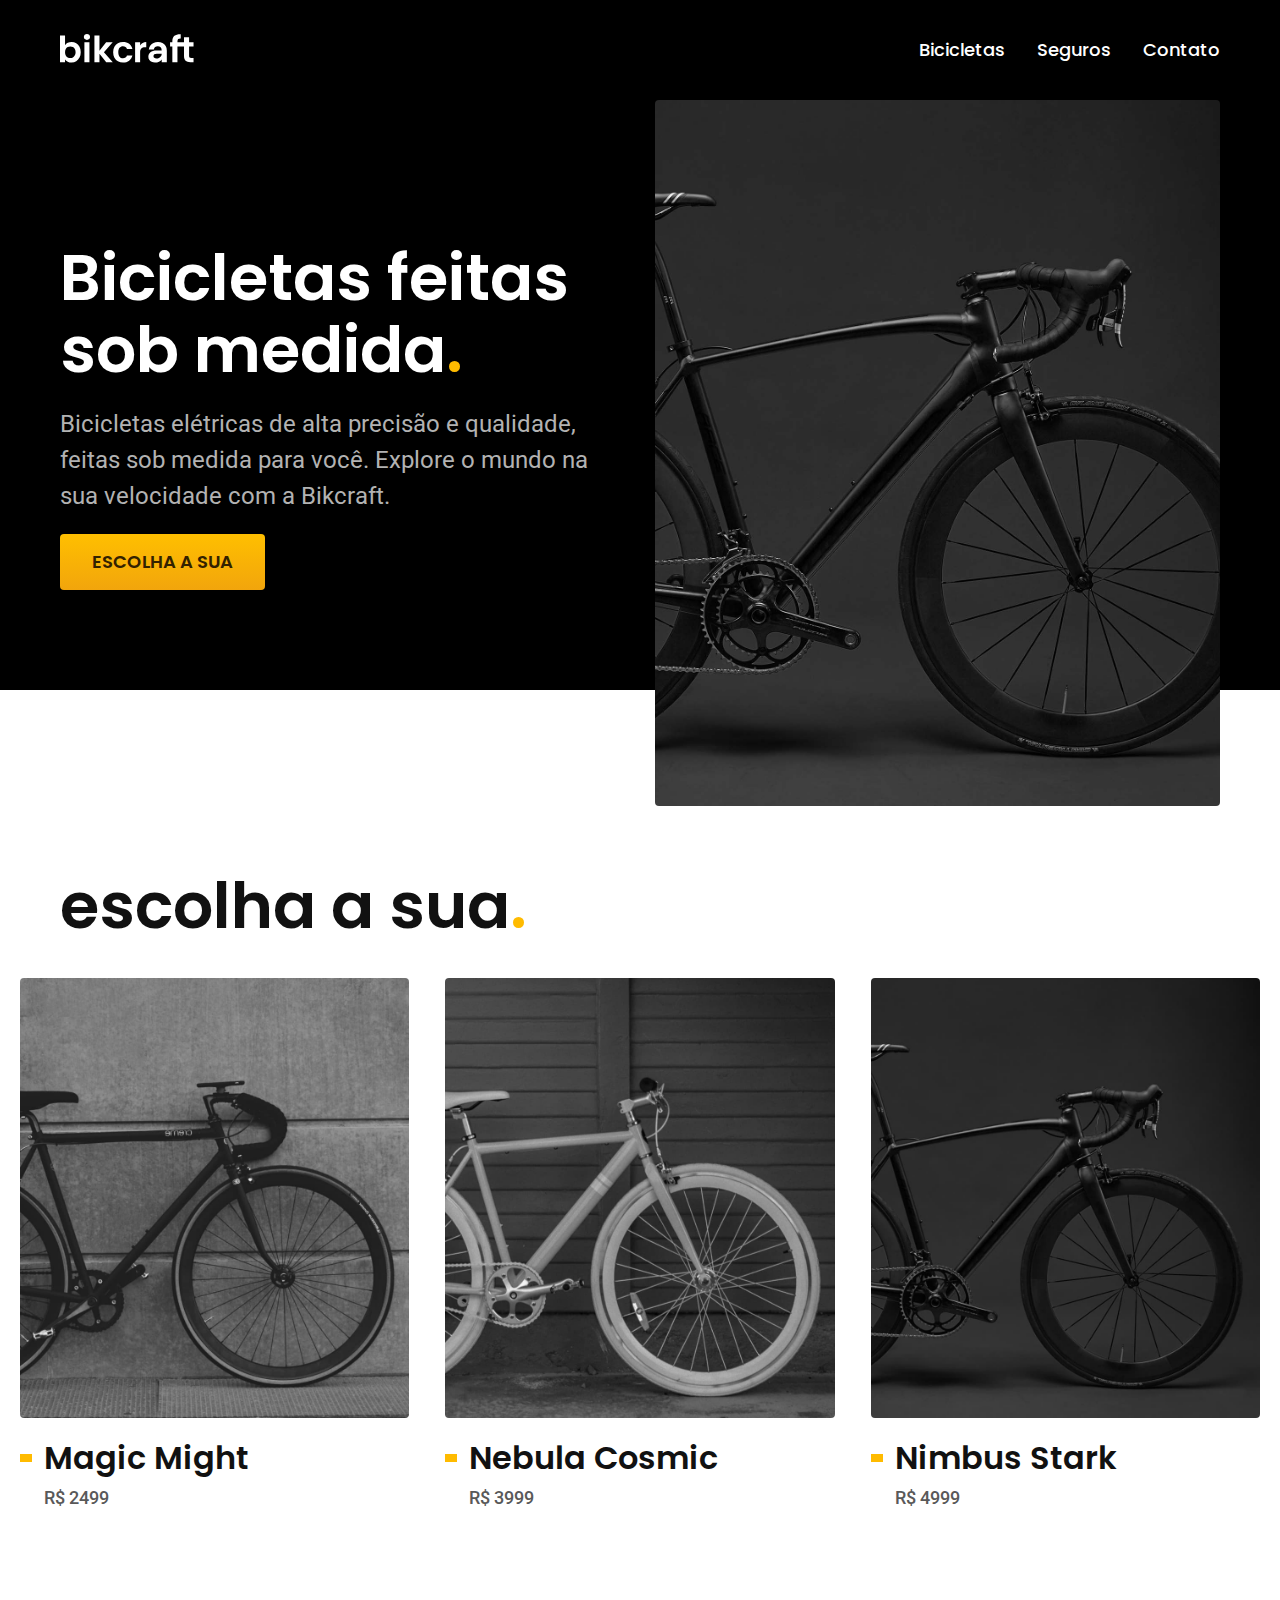
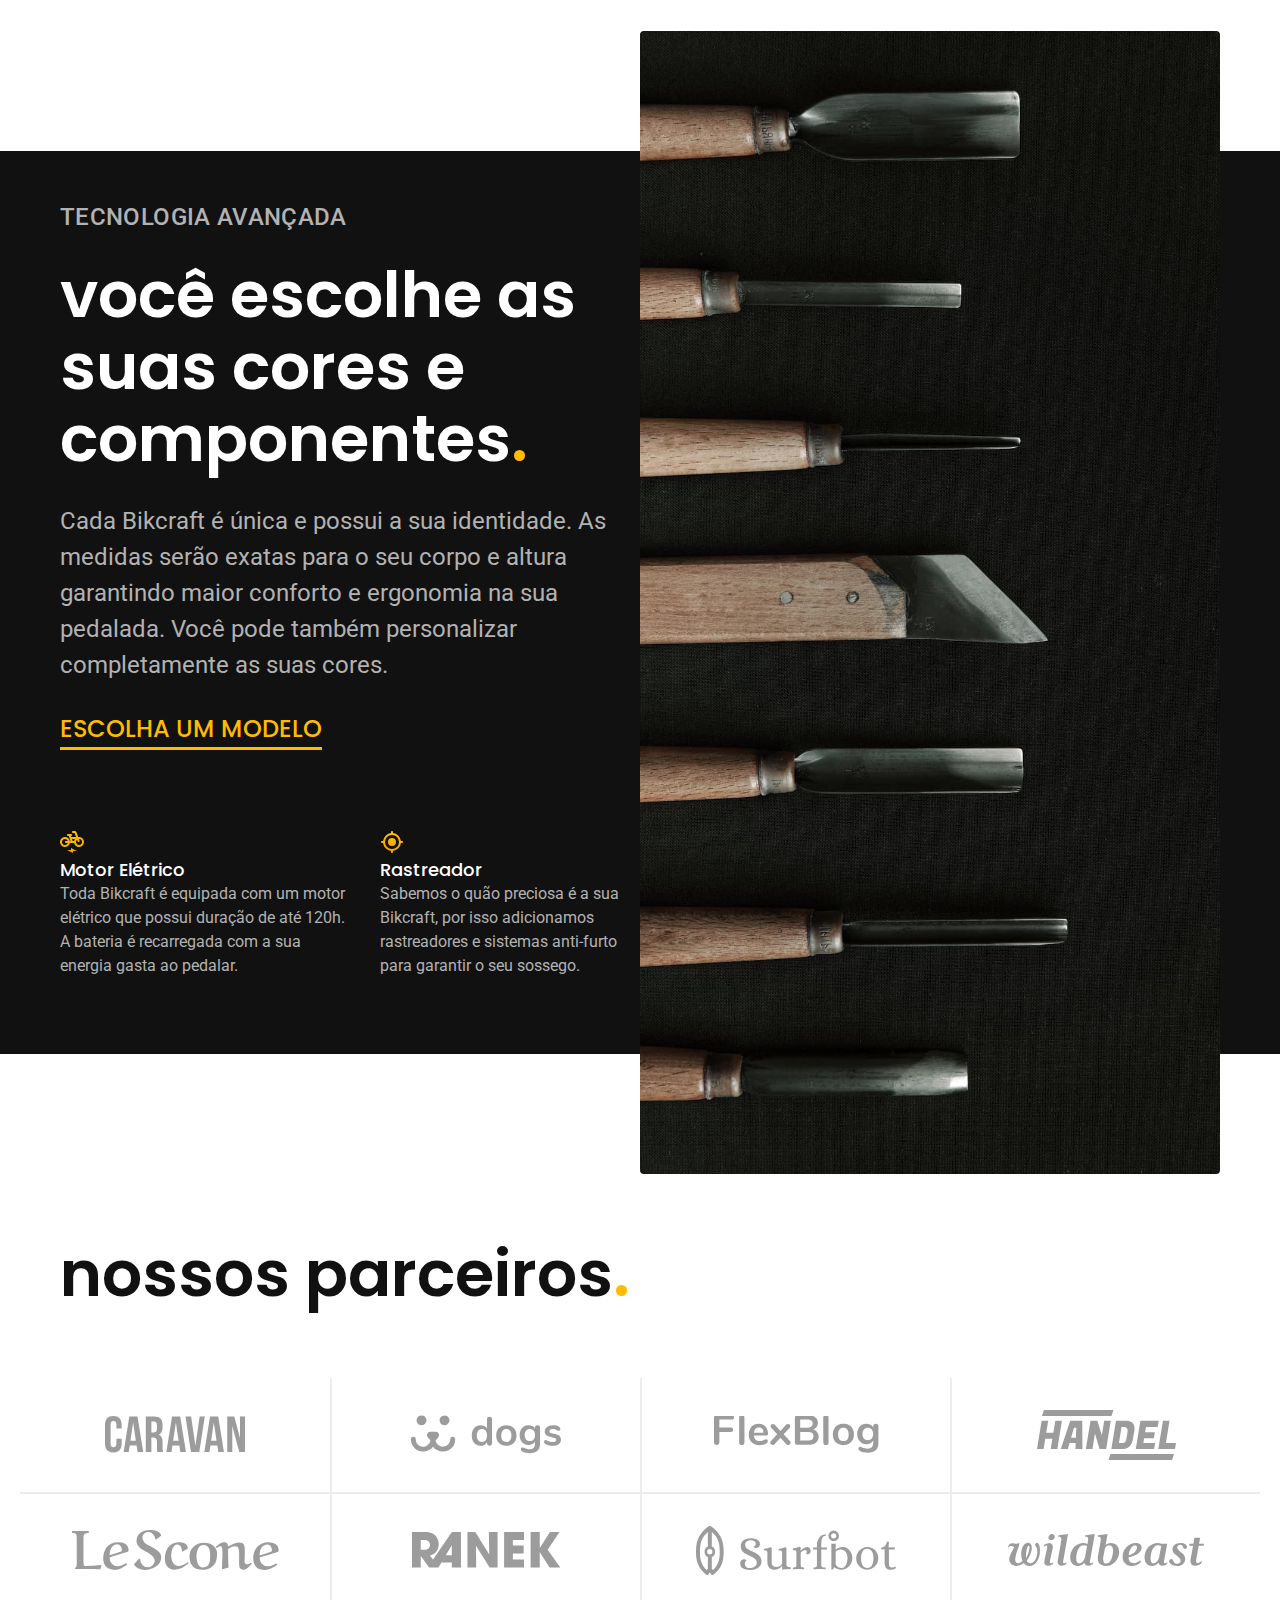
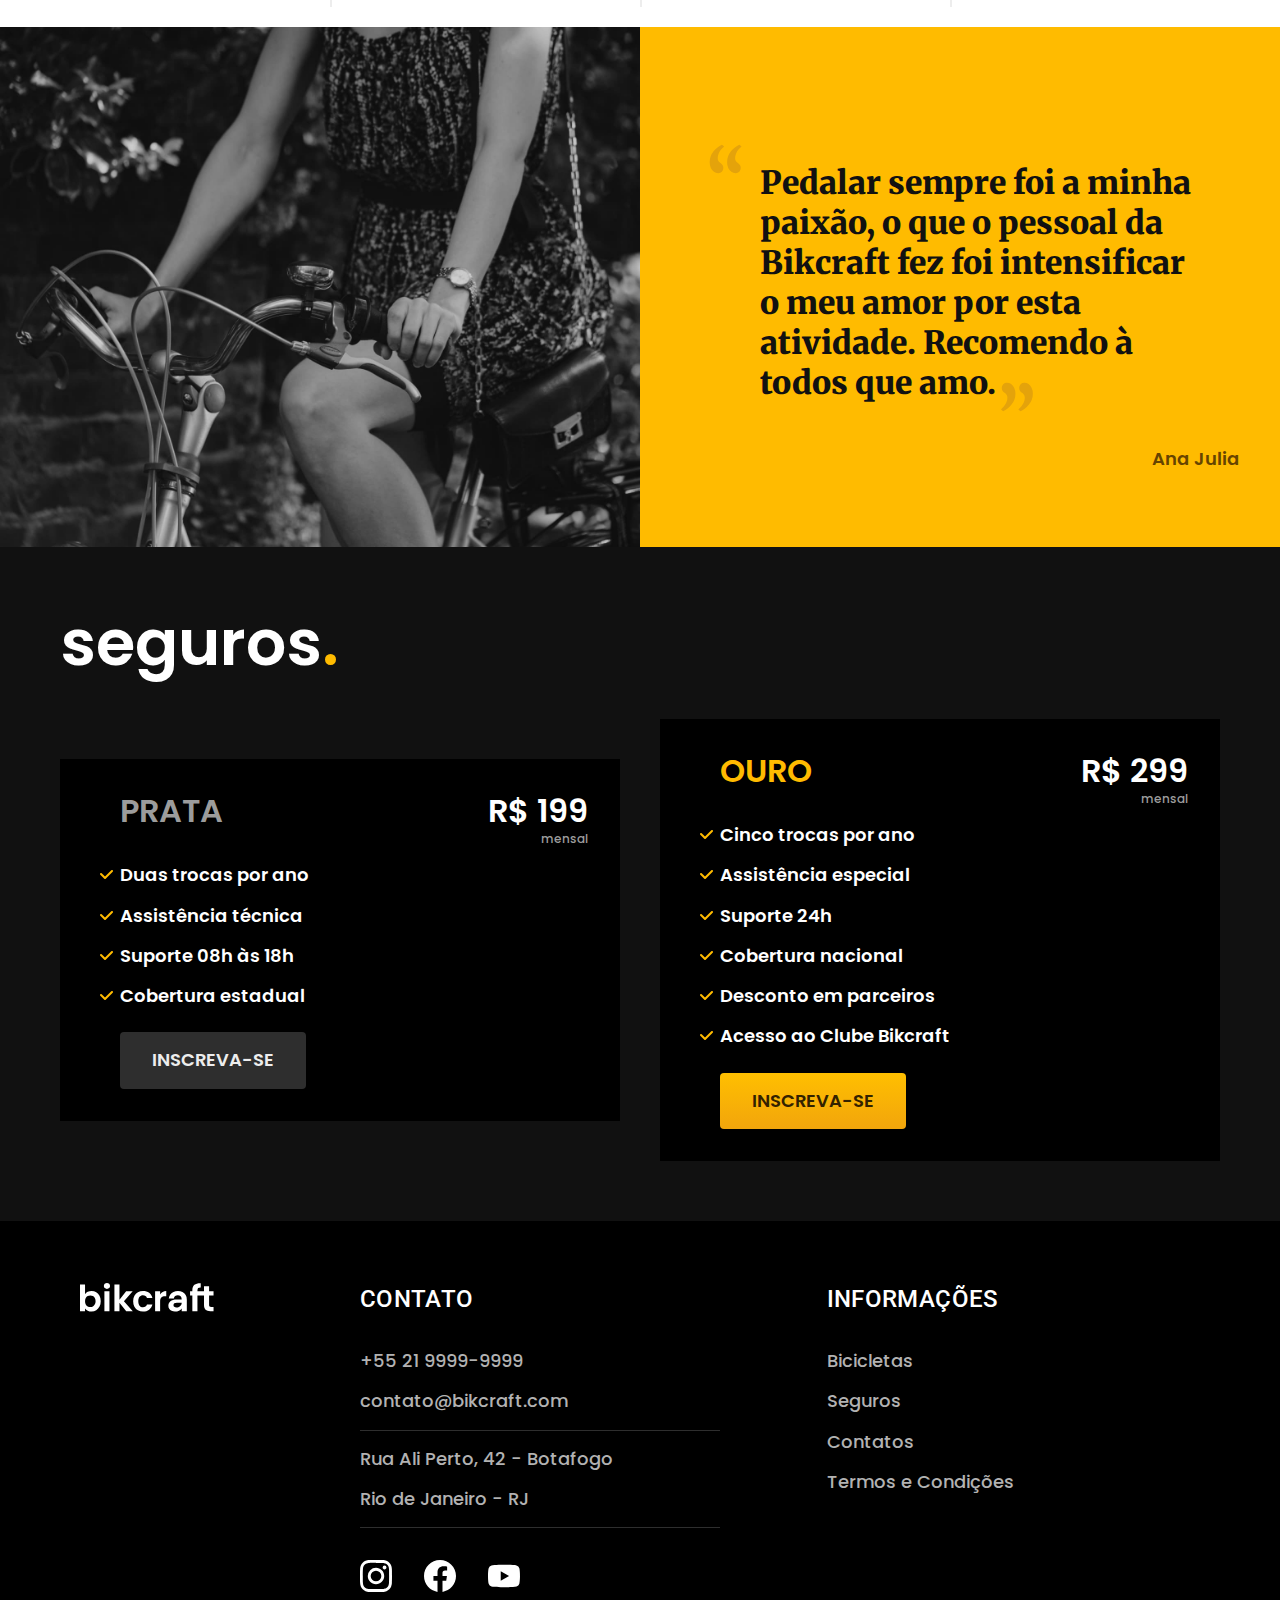
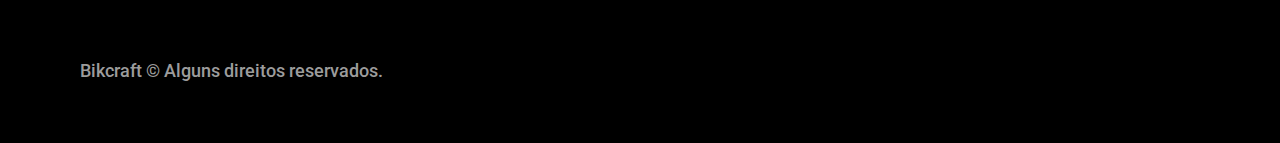
<file: index.html>
<!DOCTYPE html>
<html lang="pt-br">

<head>
  <meta charset="UTF-8">
  <meta http-equiv="X-UA-Compatible" content="IE=edge">
  <meta name="viewport" content="width=device-width, initial-scale=1.0">
  <meta name="description" content="Bicicletas elétricas de alta precisão e qualidade, feitas sob medida para você. Explore o mundo na sua velocidade com a Bikcraft.">
  <title>Bikcraft - Bicicletas Elétricas</title>
  <link href="style.min.css" rel="preload" as="style">
  <link href="style.min.css" rel="stylesheet">
  <link rel="preconnect" href="https://fonts.googleapis.com">
  <link rel="preconnect" href="https://fonts.gstatic.com" crossorigin>
  <link href="https://fonts.googleapis.com/css2?family=Merriweather:ital,wght@1,900&family=Poppins:wght@400;600&family=Roboto:wght@400;500&display=swap" rel="stylesheet">

  <script>document.documentElement.classList.add("js")</script>
</head>

<body>
  <header>
    <div class="container">
      <a href="./index.html"><img src="img/bikcraft.svg" alt="bikcraft"></a>
      <nav aria-label="principal">
        <ul class="font-1-m">
          <li><a href="bicicletas.html">Bicicletas</a></li>
          <li><a href="seguros.html">Seguros</a></li>
          <li><a href="contato.html">Contato</a></li>
        </ul>
      </nav>
    </div>
  </header>
  <main class="main-home-bg">
    <div class="container main-home">
      <div class="introducao-home">
        <h1 class=" font-1-xxl cor-0 fadeInDown" data-anime="200">Bicicletas feitas sob medida<span class="cor-p1">.</span></h1>
        <p class="font-2-l cor-5 fadeInDown" data-anime="400">Bicicletas elétricas de alta precisão e qualidade, feitas sob medida para você. Explore o mundo na sua velocidade com a Bikcraft.</p>
        <a href="bicicletas.html" class="botao fadeInDown" data-anime="600">escolha a sua</a>
      </div>
      <picture>
        <img class="fadeInDown" data-anime="800" src="img/fotos/introducao.jpg" alt="Bicicleta Preta">
      </picture>
    </div>
  </main>
  <article class="home-bicicletas fadeInDown" data-anime="1000">
    <h2 class="font-1-xxl container">escolha a sua<span class="cor-p1">.</span></h2>
    <ul>
      <li><a href="bicicletas/Magic.html">
          <img src="img/bicicletas/magic-home.jpg" alt="">
          <h3 class="font-1-xl cor-11">Magic Might</h3>
          <span class="font-2-m cor-8">R$ 2499</span>
        </a></li>
      <li><a href="bicicletas/Nebula.html">
          <img src="img/bicicletas/nebula-home.jpg" alt="">
          <h3 class="font-1-xl cor-11">Nebula Cosmic</h3>
          <span class="font-2-m cor-8">R$ 3999</span>
        </a></li>
      <li><a href="bicicletas/Nimbus.html">
          <img src="img/bicicletas/nimbus-home.jpg" alt="">
          <h3 class="font-1-xl cor-11">Nimbus Stark</h3>
          <span class="font-2-m cor-8">R$ 4999</span>
        </a></li>
    </ul>
  </article>
  <article class="tecnologias-home-bg">
    <div class="container tecnologias-home">
      <div class="tecnologias-informacao">
        <span class="font-2-l-b cor-5">tecnologia avançada</span>
        <h2 class="font-1-xxl cor-0">você escolhe as suas cores e componentes<span class="cor-p1">.</span></h2>
        <p class="font-2-l cor-5">Cada Bikcraft é única e possui a sua identidade. As medidas serão exatas para o seu corpo e altura garantindo maior conforto e ergonomia na sua pedalada. Você pode também personalizar completamente as suas cores.</p>
        <a href="bicicletas.html" class="botao-tecnologias">escolha um modelo</a>
        <div class="vantagens-tecnologias">
          <div>
            <img src="img/icones/eletrica.svg" alt="">
            <h3 class="font-1-m cor-0">Motor Elétrico</h3>
            <p class="font-2-s cor-5">Toda Bikcraft é equipada com um motor elétrico que possui duração de até 120h. A bateria é recarregada com a sua energia gasta ao pedalar.</p>
          </div>
          <div>
            <img src="img/icones/rastreador.svg" alt="">
            <h3 class="font-1-m cor-0">Rastreador</h3>
            <p class="font-2-s cor-5">Sabemos o quão preciosa é a sua Bikcraft, por isso adicionamos rastreadores e sistemas anti-furto para garantir o seu sossego.</p>
          </div>
        </div>
      </div>
      <div class="tecnologias-imagem">
        <img src="img/fotos/tecnologia.jpg" alt="">
      </div>
    </div>
  </article>
  <section aria-label="parcerias" class="parcerias">
    <h2 class="container font-1-xxl">nossos parceiros<span class="cor-p1">.</span></h2>
    <ul class="parceiros">
      <li><img src="img/parceiros/caravan.svg" alt=""></li>
      <li><img src="img/parceiros/dogs.svg" alt=""></li>
      <li><img src="img/parceiros/flexblog.svg" alt=""></li>
      <li><img src="img/parceiros/handel.svg" alt=""></li>
      <li><img src="img/parceiros/lescone.svg" alt=""></li>
      <li><img src="img/parceiros/ranek.svg" alt=""></li>
      <li><img src="img/parceiros/surfbot.svg" alt=""></li>
      <li><img src="img/parceiros/wildbeast.svg" alt=""></li>
    </ul>
  </section>
  <section aria-label="depoimento" class="depoimento-bg">
    <div>
      <img src="img/fotos/depoimento.jpg" alt="">
    </div>
    <div class="depoimento-conteudo">
      <blockquote>
        <p>Pedalar sempre foi a minha paixão, o que o pessoal da Bikcraft fez foi intensificar o meu amor por esta atividade. Recomendo à todos que amo.</p>
      </blockquote>
      <span class="font-1-m-b cor-p4">Ana Julia</span>
    </div>
  </section>
  <article class="seguros-bg">
    <div class="container seguros-container">
      <h2 class="font-1-xxl cor-0">seguros<span class="cor-p1">.</span></h2>
      <div class="seguros-planos">
        <div class="seguros-top">
          <h3 class="font-1-xl cor-6">prata</h3>
          <div class="seguros-valor">
            <span class="font-1-xl cor-0">R$ 199</span>
            <span class="font-1-xs cor-6">mensal</span>
          </div>
        </div>
        <ul class="cor-0 font-1-m-b">
          <li>Duas trocas por ano</li>
          <li>Assistência técnica</li>
          <li>Suporte 08h às 18h</li>
          <li>Cobertura estadual</li>
        </ul>
        <a href="orcamento.html?tipo=seguro&produto=prata" class="botao-secundario">inscreva-se</a>

      </div>
      <div class="seguros-planos">
        <div class="seguros-top">
          <h3 class="font-1-xl cor-p1">ouro</h3>
          <div class="seguros-valor">
            <span class="font-1-xl cor-0">R$ 299</span>
            <span class="font-1-xs cor-6">mensal</span>
          </div>
        </div>
        <ul class="cor-0 font-1-m-b">
          <li>Cinco trocas por ano</li>
          <li>Assistência especial</li>
          <li>Suporte 24h</li>
          <li>Cobertura nacional</li>
          <li>Desconto em parceiros</li>
          <li>Acesso ao Clube Bikcraft</li>
        </ul>
        <a href="orcamento.html?tipo=seguro&produto=ouro" class="botao">inscreva-se</a>
      </div>
    </div>
  </article>
  <footer>
    <div class="container footer-container">
      <img src="img/bikcraft.svg" alt="">
      <div class="footer-contato">
        <h3 class="font-2-l-b cor-0">contato</h3>
        <ul>
          <li>+55 21 9999-9999</li>
          <li>contato@bikcraft.com</li>
          <li>Rua Ali Perto, 42 - Botafogo</li>
          <li>Rio de Janeiro - RJ</li>
        </ul>
        <div>
          <ul class="footer-redes">
            <li><a href="/"><img src="img/redes/instagram.svg" alt="instagram"></a></li>
            <li><a href="/"><img src="img/redes/facebook.svg" alt="facebook"></a></li>
            <li><a href="/"><img src="img/redes/youtube.svg" alt="youtube"></a></li>
          </ul>
        </div>
      </div>
      <div class="footer-informacoes">
        <h3 class="font-2-l-b cor-0">informações</h3>
        <ul>
          <li><a href="bicicletas.html">Bicicletas</a></li>
          <li><a href="seguros.html">Seguros</a></li>
          <li><a href="contato.html">Contatos</a></li>
          <li><a href="termos.html">Termos e Condições</a></li>
        </ul>
      </div>
    </div>
    <div class="container footer-copy">
      <span class="font-2-m cor-6">Bikcraft © Alguns direitos reservados.</span>
    </div>
  </footer>
  <script src="script/plugins/simple-anime.js"></script>
  <script src="script/scritp.js"></script>
</body>

</html>
</file>
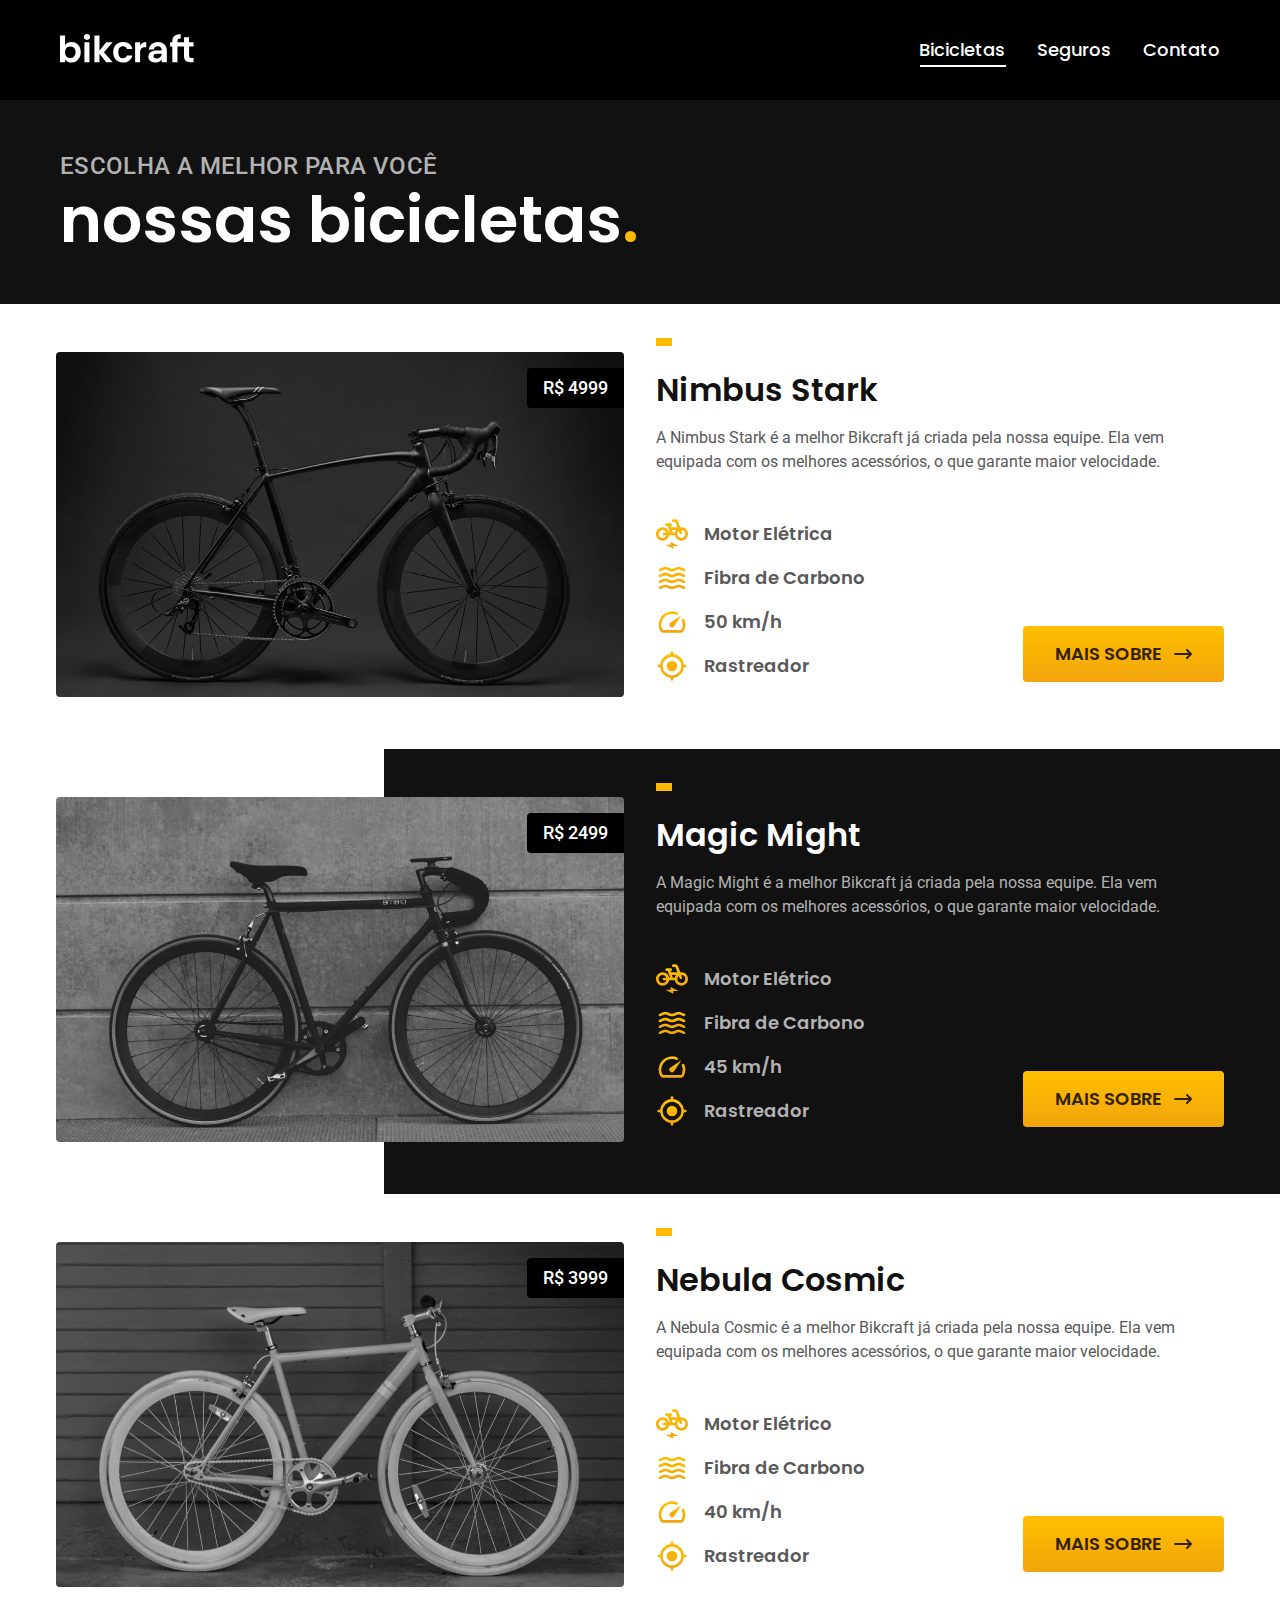
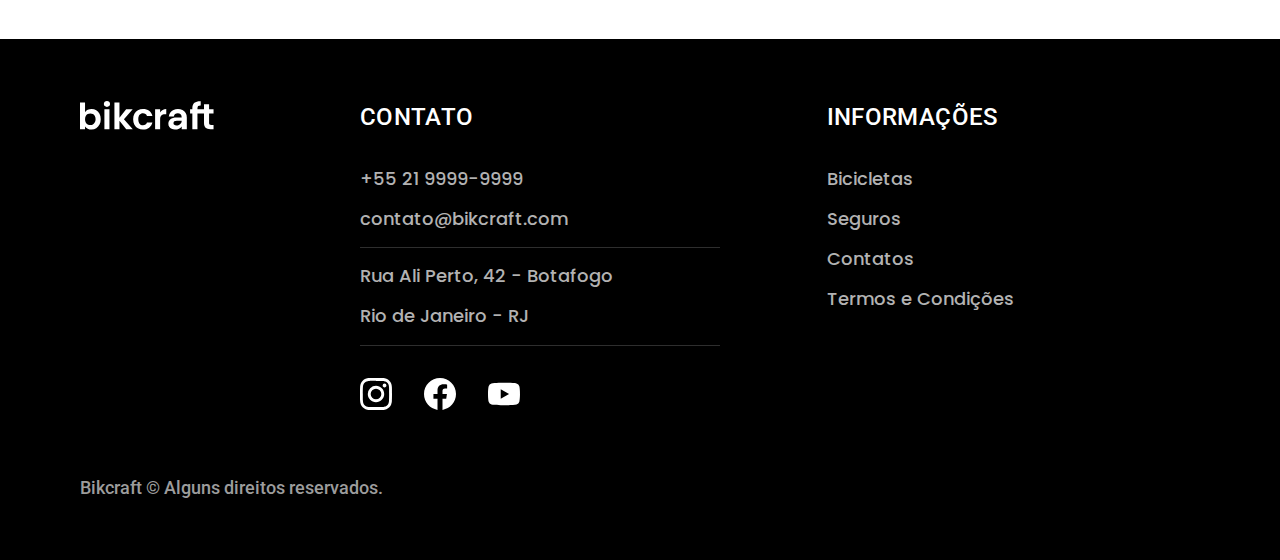
<file: bicicletas.html>
<!DOCTYPE html>
<html lang="pt-br">

<head>
  <meta charset="UTF-8">
  <meta http-equiv="X-UA-Compatible" content="IE=edge">
  <meta name="viewport" content="width=device-width, initial-scale=1.0">
  <meta name="description" content="Bicicletas elétricas de alta precisão e qualidade, feitas sob medida para você. Explore o mundo na sua velocidade com a Bikcraft.">
  <title>Bikcraft - Bicicletas Elétricas</title>
  <link href="style.min.css" rel="preload" as="style">
  <link href="style.min.css" rel="stylesheet">
  <link rel="preconnect" href="https://fonts.googleapis.com">
  <link rel="preconnect" href="https://fonts.gstatic.com" crossorigin>
  <link href="https://fonts.googleapis.com/css2?family=Merriweather:ital,wght@1,900&family=Poppins:wght@400;600&family=Roboto:wght@400;500&display=swap" rel="stylesheet">
  <script>document.documentElement.classList.add("js")</script>
</head>

<body>
  <header>
    <div class="container">
      <a href="./index.html"><img src="img/bikcraft.svg" alt=""></a>
      <nav aria-label="principal">
        <ul class="font-1-m">
          <li class="b"><a href="bicicletas.html">Bicicletas</a></li>
          <li><a href="seguros.html">Seguros</a></li>
          <li><a href="contato.html">Contato</a></li>
        </ul>
      </nav>
    </div>
  </header>
  <main>
    <div class="titulo">
      <p class="font-2-l-b cor-5 container">escolha a melhor para você</p>
      <h1 class="font-1-xxl cor-0 container">nossas bicicletas<span class="cor-p1">.</span></h1>
    </div>
    <div>
      <div class="container bicicletas">
        <div class="bicicletas-imagem">
          <img src="img/bicicletas/nimbus.jpg" alt="">
          <span class="font-2-m cor-0">R$ 4999</span>
        </div>
        <div class="bicicletas-informacao">
          <h2 class="font-1-xl">Nimbus Stark</h2>
          <p class="font-2-s cor-8">A Nimbus Stark é a melhor Bikcraft já criada pela nossa equipe. Ela vem equipada com os melhores acessórios, o que garante maior velocidade.</p>
          <ul class="font-1-m-b cor-8">
            <li>
              <img src="img/icones/eletrica.svg" alt="">
              <span>Motor Elétrica</span>
            </li>
            <li>
              <img src="img/icones/carbono.svg" alt="">
              <span>Fibra de Carbono</span>
            </li>
            <li>
              <img src="img/icones/velocidade.svg" alt="">
              <span>50 km/h</span>
            </li>
            <li>
              <img src="img/icones/rastreador.svg" alt="">
              <span>Rastreador</span>
            </li>
          </ul>
          <a class="botao-seta" href="bicicletas/Nimbus.html">mais sobre</a>
        </div>
      </div>
    </div>
    <div class="bicicletas-bg">
      <div class="container bicicletas">
        <div class="bicicletas-imagem">
          <img src="img/bicicletas/magic.jpg" alt="">
          <span class="font-2-m cor-0">R$ 2499</span>
        </div>
        <div class="bicicletas-informacao">
          <h2 class="font-1-xl cor-0">Magic Might</h2>
          <p class="font-2-s cor-5">A Magic Might é a melhor Bikcraft já criada pela nossa equipe. Ela vem equipada com os melhores acessórios, o que garante maior velocidade.</p>
          <ul class="font-1-m-b cor-5">
            <li>
              <img src="img/icones/eletrica.svg" alt="">
              <span>Motor Elétrico</span>
            </li>
            <li>
              <img src="img/icones/carbono.svg" alt="">
              <span>Fibra de Carbono</span>
            </li>
            <li>
              <img src="img/icones/velocidade.svg" alt="">
              <span>45 km/h</span>
            </li>
            <li>
              <img src="img/icones/rastreador.svg" alt="">
              <span>Rastreador</span>
            </li>
          </ul>
          <a class="botao-seta" href="bicicletas/Magic.html">mais sobre</a>
        </div>
      </div>
    </div>
    <div>
      <div class="container bicicletas">
        <div class="bicicletas-imagem">
          <img src="img/bicicletas/nebula.jpg" alt="">
          <span class="font-2-m cor-0">R$ 3999</span>
        </div>
        <div class="bicicletas-informacao">
          <h2 class="font-1-xl">Nebula Cosmic</h2>
          <p class="font-2-s cor-8">A Nebula Cosmic é a melhor Bikcraft já criada pela nossa equipe. Ela vem equipada com os melhores acessórios, o que garante maior velocidade.</p>
          <ul class="font-1-m-b cor-8">
            <li>
              <img src="img/icones/eletrica.svg" alt="">
              <span>Motor Elétrico</span>
            </li>
            <li>
              <img src="img/icones/carbono.svg" alt="">
              <span>Fibra de Carbono</span>
            </li>
            <li>
              <img src="img/icones/velocidade.svg" alt="">
              <span>40 km/h</span>
            </li>
            <li>
              <img src="img/icones/rastreador.svg" alt="">
              <span>Rastreador</span>
            </li>
          </ul>
          <a class="botao-seta" href="bicicletas/Nebula.html">mais sobre</a>
        </div>
      </div>
    </div>
  </main>
  <footer>
    <div class="container footer-container">
      <img src="img/bikcraft.svg" alt="">
      <div class="footer-contato">
        <h3 class="font-2-l-b cor-0">contato</h3>
        <ul>
          <li>+55 21 9999-9999</li>
          <li>contato@bikcraft.com</li>
          <li>Rua Ali Perto, 42 - Botafogo</li>
          <li>Rio de Janeiro - RJ</li>
        </ul>
        <div>
          <ul class="footer-redes">
            <li><a href="/"><img src="img/redes/instagram.svg" alt=""></a></li>
            <li><a href="/"><img src="img/redes/facebook.svg" alt=""></a></li>
            <li><a href="/"><img src="img/redes/youtube.svg" alt=""></a></li>
          </ul>
        </div>
      </div>
      <div class="footer-informacoes">
        <h3 class="font-2-l-b cor-0">informações</h3>
        <ul>
          <li><a href="bicicletas.html">Bicicletas</a></li>
          <li><a href="seguros.html">Seguros</a></li>
          <li><a href="contato.html">Contatos</a></li>
          <li><a href="termos.html">Termos e Condições</a></li>
        </ul>
      </div>
    </div>
    <div class="container footer-copy">
      <span class="font-2-m cor-6">Bikcraft © Alguns direitos reservados.</span>
    </div>
  </footer>
  <script src="script/scritp.js"></script>
</body>

</html>
</file>
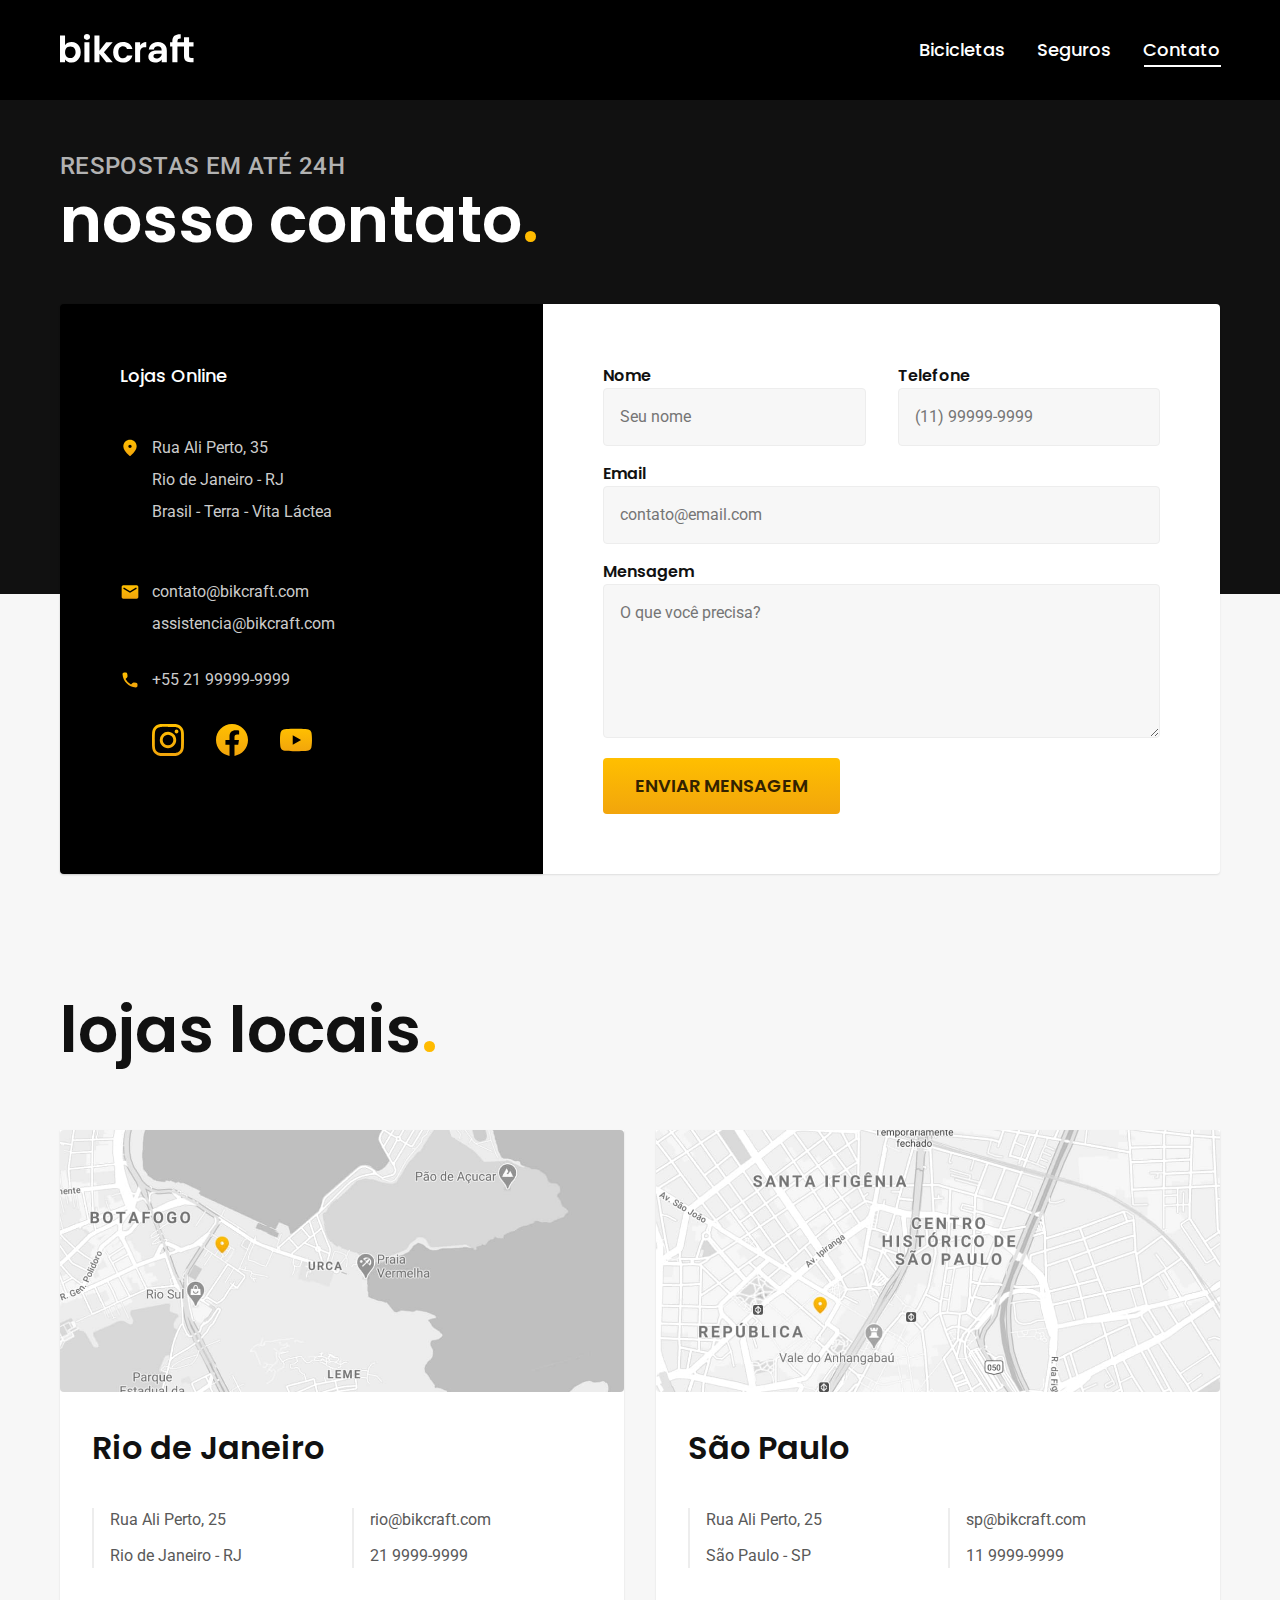
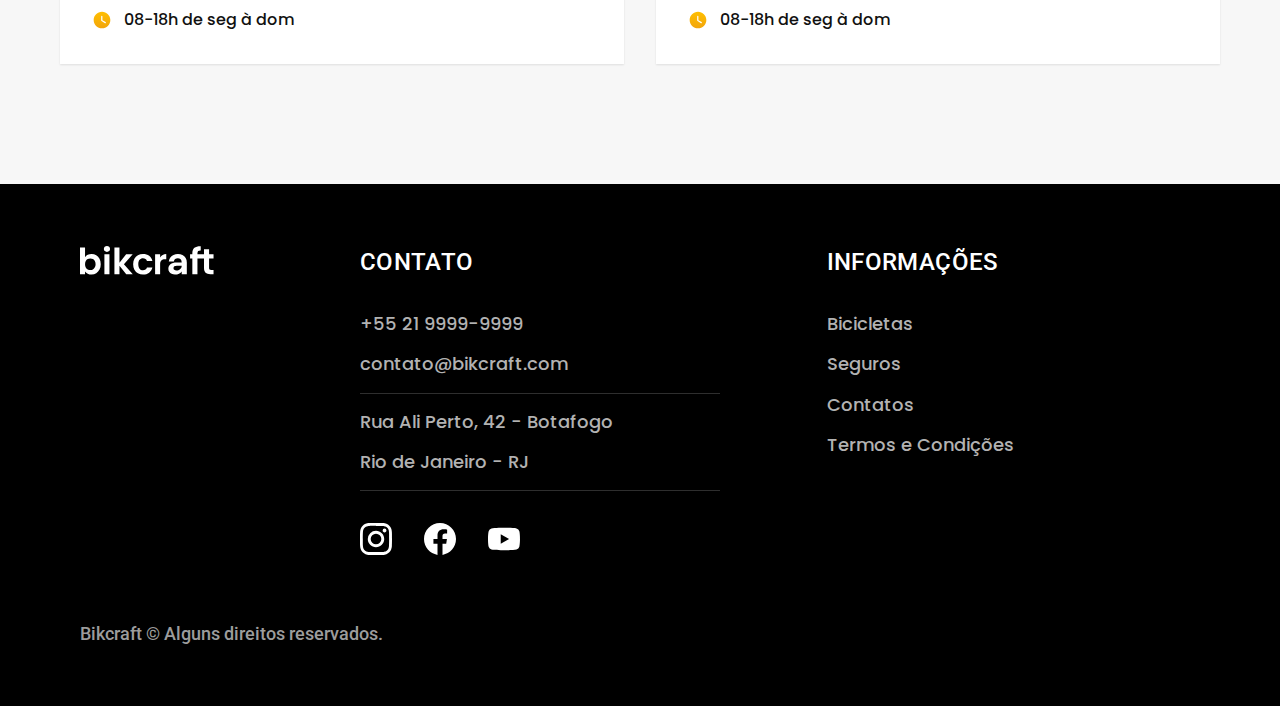
<file: contato.html>
<!DOCTYPE html>
<html lang="pt-br">

<head>
  <meta charset="UTF-8">
  <meta http-equiv="X-UA-Compatible" content="IE=edge">
  <meta name="viewport" content="width=device-width, initial-scale=1.0">
  <meta name="description" content="Bicicletas elétricas de alta precisão e qualidade, feitas sob medida para você. Explore o mundo na sua velocidade com a Bikcraft.">
  <title>Bikcraft - Bicicletas Elétricas</title>
  <link href="style.min.css" rel="preload" as="style">
  <link href="style.min.css" rel="stylesheet">
  <link rel="preconnect" href="https://fonts.googleapis.com">
  <link rel="preconnect" href="https://fonts.gstatic.com" crossorigin>
  <link href="https://fonts.googleapis.com/css2?family=Merriweather:ital,wght@1,900&family=Poppins:wght@400;600&family=Roboto:wght@400;500&display=swap" rel="stylesheet">
  <script>document.documentElement.classList.add("js")</script>
</head>

<body id="contato">
  <header>
    <div class="container">
      <a href="./index.html"><img src="img/bikcraft.svg" alt=""></a>
      <nav aria-label="principal">
        <ul class="font-1-m">
          <li><a href="bicicletas.html">Bicicletas</a></li>
          <li><a href="seguros.html">Seguros</a></li>
          <li class="c"><a href="contato.html">Contato</a></li>
        </ul>
      </nav>
    </div>
  </header>
  <main>
    <div class="titulo">
      <p class="font-2-l-b cor-5 container">respostas em até 24h</p>
      <h1 class="font-1-xxl cor-0 container">nosso contato<span class="cor-p1">.</span></h1>
    </div>
    <div class="contato-bg">
      <div class="container contato">
        <div class="contato-informacoes">
          <h2 class="font-1-m cor-0">Lojas Online</h2>
          <div class="contato-endereco font-2-s cor-4">
            <p>Rua Ali Perto, 35</p>
            <p>Rio de Janeiro - RJ</p>
            <p>Brasil - Terra - Vita Láctea</p>
          </div>
          <address class="font-2-s cor-4">
            <a href="mailto:contato@bikcraft.com">contato@bikcraft.com</a>
            <a href="mailto:assistencia@bikcraft.com">assistencia@bikcraft.com</a>
            <a class="contato-numero" href="tel:+55 21 99999-9999">+55 21 99999-9999</a>
          </address>
          <div>
            <ul class="contato-redes">
              <li><a href="/"><img src="img/redes/instagram-p.svg" alt=""></a></li>
              <li><a href="/"><img src="img/redes/facebook-p.svg" alt=""></a></li>
              <li><a href="/"><img src="img/redes/youtube-p.svg" alt=""></a></li>
            </ul>
          </div>
        </div>
        <div class="contato-form">
          <form class="form" action="./contato.html">
            <div class="form-nome">
              <label for="nome">Nome</label>
              <input type="text" id="nome" name="
              nome" placeholder="Seu nome">
            </div>
            <div class="form-telefone">
              <label for="telefone">Telefone</label>
              <input type="text" id="telefone" name="
              telefone" placeholder="(11) 99999-9999">
            </div>
            <div class="form-email">
              <label for=eEmail">Email</label>
              <input type="email" id="email" name="
              email" placeholder="contato@email.com">
            </div>
            <div class="form-mensagem">
              <label for="mensagem">Mensagem</label>
              <textarea rows="5" id="mensagem" name="
              mensagem" placeholder="O que você precisa?"></textarea>
            </div>
            <button class="botao">enviar mensagem</button>
          </form>
        </div>
      </div>
    </div>
  </main>
  <article class="container lojas">
    <h2 class="font-1-xxl">lojas locais<span class="cor-p1">.</span></h2>
    <div class="lojas-container">
      <img src="img/lojas/rj.jpg" alt="">
      <div class="lojas-conteudo">
        <h3 class="font-1-xl">Rio de Janeiro</h3>
        <div class="lojas-endereco font-2-s cor-8">
          <p>Rua Ali Perto, 25</p>
          <p>Rio de Janeiro - RJ</p>
        </div>
        <div class="lojas-contato font-2-s cor-8">
          <a href="mailto:rio@bikcraft.com">rio@bikcraft.com</a>
          <a href="tel:21 9999-9999">21 9999-9999</a>
        </div>
        <p class="font-1-s lojas-horario"><img src="img/icones/horario.svg" alt="">08-18h de seg à dom</p>
      </div>
    </div>
    <div class="lojas-container">
      <img src="img/lojas/sp.jpg" alt="">
      <div class="lojas-conteudo">
        <h3 class="font-1-xl">São Paulo</h3>
        <div class="lojas-endereco font-2-s cor-8">
          <p>Rua Ali Perto, 25</p>
          <p>São Paulo - SP</p>
        </div>
        <div class="lojas-contato font-2-s cor-8">
          <a href="mailto:rio@bikcraft.com">sp@bikcraft.com</a>
          <a href="tel:21 9999-9999">11 9999-9999</a>
        </div>
        <p class="font-1-s lojas-horario"><img src="img/icones/horario.svg" alt="">08-18h de seg à dom</p>
      </div>
    </div>
  </article>
  <footer>
    <div class=" container footer-container">
      <img src="img/bikcraft.svg" alt="">
      <div class="footer-contato">
        <h3 class="font-2-l-b cor-0">contato</h3>
        <ul>
          <li>+55 21 9999-9999</li>
          <li>contato@bikcraft.com</li>
          <li>Rua Ali Perto, 42 - Botafogo</li>
          <li>Rio de Janeiro - RJ</li>
        </ul>
        <div>
          <ul class="footer-redes">
            <li><a href="/"><img src="img/redes/instagram.svg" alt=""></a></li>
            <li><a href="/"><img src="img/redes/facebook.svg" alt=""></a></li>
            <li><a href="/"><img src="img/redes/youtube.svg" alt=""></a></li>
          </ul>
        </div>
      </div>
      <div class="footer-informacoes">
        <h3 class="font-2-l-b cor-0">informações</h3>
        <ul>
          <li><a href="bicicletas.html">Bicicletas</a></li>
          <li><a href="seguros.html">Seguros</a></li>
          <li><a href="contato.html">Contatos</a></li>
          <li><a href="termos.html">Termos e Condições</a></li>
        </ul>
      </div>
    </div>
    <div class="container footer-copy">
      <span class="font-2-m cor-6">Bikcraft © Alguns direitos reservados.</span>
    </div>
  </footer>
  <script src="script/scritp.js"></script>
</body>

</html>
</file>
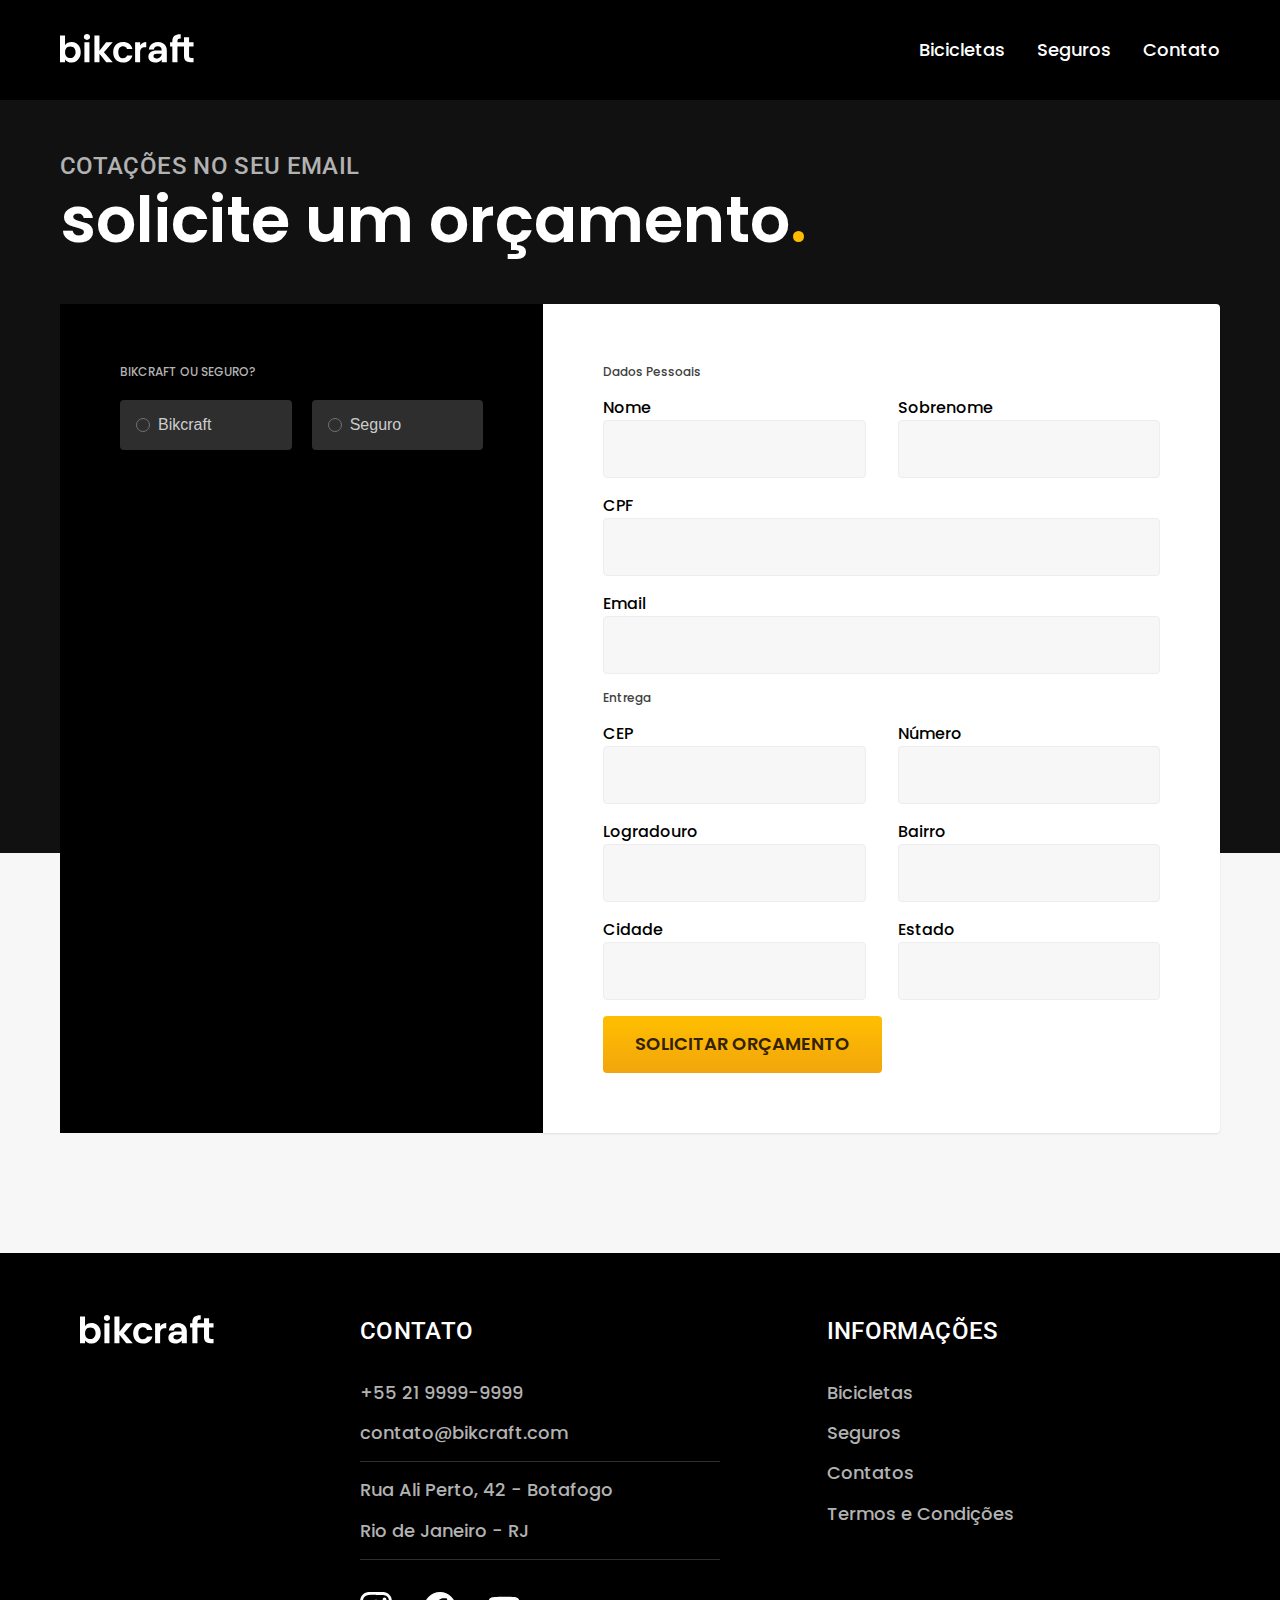
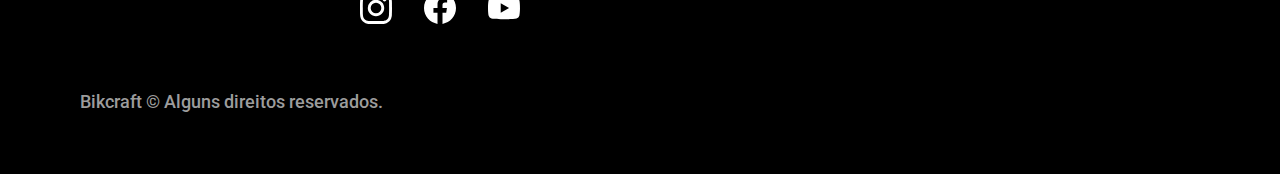
<file: orcamento.html>
<!DOCTYPE html>
<html lang="pt-br">

<head>
  <meta charset="UTF-8">
  <meta http-equiv="X-UA-Compatible" content="IE=edge">
  <meta name="viewport" content="width=device-width, initial-scale=1.0">
  <meta name="description" content="Bicicletas elétricas de alta precisão e qualidade, feitas sob medida para você. Explore o mundo na sua velocidade com a Bikcraft.">
  <title>Bikcraft - Bicicletas Elétricas</title>
  <link href="style.min.css" rel="preload" as="style">
  <link href="style.min.css" rel="stylesheet">
  <link rel="preconnect" href="https://fonts.googleapis.com">
  <link rel="preconnect" href="https://fonts.gstatic.com" crossorigin>
  <link href="https://fonts.googleapis.com/css2?family=Merriweather:ital,wght@1,900&family=Poppins:wght@400;600&family=Roboto:wght@400;500&display=swap" rel="stylesheet">
  <script>document.documentElement.classList.add("js")</script>
</head>

<body id="orcamento">
  <header>
    <div class="container">
      <a href="./index.html"><img src="img/bikcraft.svg" alt=""></a>
      <nav aria-label="principal">
        <ul class="font-1-m">
          <li><a href="bicicletas.html">Bicicletas</a></li>
          <li><a href="seguros.html">Seguros</a></li>
          <li><a href="contato.html">Contato</a></li>
        </ul>
      </nav>
    </div>
  </header>

  <main>
    <div class="titulo">
      <p class="font-2-l-b cor-5 container">cotações no seu email</p>
      <h1 class="font-1-xxl cor-0 container">solicite um orçamento<span class="cor-p1">.</span></h1>
    </div>
    <div class="orcamento-bg">
      <form class="container orcamento">
        <div class="orcamento-produto cor-4">

          <h2 class="font-1-xs cor-5 col-2">bikcraft ou seguro?</h2>
          <div class="tipo-produto">

            <input type="radio" name="tipo" value="bikcraft" id="bikcraft">
            <label for="bikcraft">Bikcraft</label>

            <input type="radio" name="tipo" value="seguro" id="seguro">
            <label for="seguro">Seguro</label>


            <div class="orcamento-bicicletas">
              <h2 class="font-1-xs cor-5 col-2">Escolha a sua:</h2>

              <input type="radio" name="bicicleta" value="nimbus" id="nimbus">
              <label for="nimbus">Nimbus Stark <span>R$ 4999</span></label>

              <div class="orcamento-nimbus">
                <ul class="font-1-xs">
                  <li class="cor-9">
                    <img src="img/icones/eletrica.svg" alt="">
                    <p>Motor Elétrico</p>
                  </li>
                  <li class="cor-9">
                    <img src="img/icones/carbono.svg" alt="">
                    <p>Fibra de Carbono</p>
                  </li>
                  <li class="cor-9">
                    <img src="img/icones/velocidade.svg" alt="">
                    <p>50 km/h</p>
                  </li>
                  <li class="cor-9">
                    <img src="img/icones/rastreador.svg" alt="">
                    <p>Rastreador</p>
                  </li>
                </ul>
                <img src="img/bicicletas/nimbus.jpg" alt="">
              </div>

              <input type="radio" name="bicicleta" value="magic" id="magic">
              <label for="magic">Magic Might <span>R$ 2499</span></label>

              <div class="orcamento-magic">
                <ul class="font-1-xs">
                  <li class="cor-9">
                    <img src="img/icones/eletrica.svg" alt="">
                    <p>Motor Elétrico</p>
                  </li>
                  <li class="cor-9">
                    <img src="img/icones/carbono.svg" alt="">
                    <p>Fibra de Carbono</p>
                  </li>
                  <li class="cor-9">
                    <img src="img/icones/velocidade.svg" alt="">
                    <p>45 km/h</p>
                  </li>
                  <li class="cor-9">
                    <img src="img/icones/rastreador.svg" alt="">
                    <p>Rastreador</p>
                  </li>
                </ul>
                <img src="img/bicicletas/magic.jpg" alt="">
              </div>

              <input type="radio" name="bicicleta" value="nebula" id="nebula">
              <label for="nebula">Nebula Cosmic <span>R$ 3999</span></label>

              <div class="orcamento-nebula">
                <ul class="font-1-xs">
                  <li class="cor-9">
                    <img src="img/icones/eletrica.svg" alt="">
                    <p>Motor Elétrico</p>
                  </li>
                  <li class="cor-9">
                    <img src="img/icones/carbono.svg" alt="">
                    <p>Fibra de Carbono</p>
                  </li>
                  <li class="cor-9">
                    <img src="img/icones/velocidade.svg" alt="">
                    <p>40 km/h</p>
                  </li>
                  <li class="cor-9">
                    <img src="img/icones/rastreador.svg" alt="">
                    <p>Rastreador</p>
                  </li>
                </ul>
                <img src="img/bicicletas/nebula.jpg" alt="">
              </div>

            </div>

            <div class="orcamento-seguro">

              <h2 class="font-1-xs cor-5 col-2">Escolha o plano:</h2>

              <input type="radio" name="plano" value="prata" id="prata">
              <label for="prata">Prata <span>R$ 199</span></label>

              <input type="radio" name="plano" value="ouro" id="ouro">
              <label for="ouro">Ouro <span>R$ 299</span></label>

            </div>
          </div>
        </div>
        <div class="form contato-form font-form">
          <h2 class="font-1-xs cor-9 col-2">Dados Pessoais</h2>
          <div class="form-nome">
            <label for="nome">Nome</label>
            <input type="text" id="nome" name="
            nome">
          </div>
          <div class="form-nome">
            <label for="sobrenome">Sobrenome</label>
            <input type="text" id="sobrenome" name="
            sobrenome">
          </div>
          <div class="form-email">
            <label for="cpf">CPF</label>
            <input type="text" id="cpf" name="
            cpf">
          </div>
          <div class="form-email">
            <label for=eEmail">Email</label>
            <input type="email" id="email" name="
            email">
          </div>
          <h2 class="font-1-xs cor-9 col-2">Entrega</h2>
          <div class="form-nome">
            <label for="cep">CEP</label>
            <input type="text" id="cep" name="
            cep">
          </div>
          <div class="form-nome">
            <label for="numero">Número</label>
            <input type="text" id="numero" name="
            numero">
          </div>
          <div class="form-nome">
            <label for="logradouro">Logradouro</label>
            <input type="text" id="logradouro" name="
            logradouro">
          </div>
          <div class="form-nome">
            <label for="bairro">Bairro</label>
            <input type="text" id="bairro" name="
            bairro">
          </div>
          <div class="form-nome">
            <label for="cidade">Cidade</label>
            <input type="text" id="cidade" name="
            cidade">
          </div>
          <div class="form-nome">
            <label for="estado">Estado</label>
            <input type="text" id="estado" name="
            estado">
          </div>
          <button class="botao">solicitar orçamento</button>
        </div>
      </form>
    </div>
  </main>

  <footer>
    <div class="container footer-container">
      <img src="img/bikcraft.svg" alt="">
      <div class="footer-contato">
        <h3 class="font-2-l-b cor-0">contato</h3>
        <ul>
          <li>+55 21 9999-9999</li>
          <li>contato@bikcraft.com</li>
          <li>Rua Ali Perto, 42 - Botafogo</li>
          <li>Rio de Janeiro - RJ</li>
        </ul>
        <div>
          <ul class="footer-redes">
            <li><a href="/"><img src="img/redes/instagram.svg" alt=""></a></li>
            <li><a href="/"><img src="img/redes/facebook.svg" alt=""></a></li>
            <li><a href="/"><img src="img/redes/youtube.svg" alt=""></a></li>
          </ul>
        </div>
      </div>
      <div class="footer-informacoes">
        <h3 class="font-2-l-b cor-0">informações</h3>
        <ul>
          <li><a href="bicicletas.html">Bicicletas</a></li>
          <li><a href="seguros.html">Seguros</a></li>
          <li><a href="contato.html">Contatos</a></li>
          <li><a href="termos.html">Termos e Condições</a></li>
        </ul>
      </div>
    </div>
    <div class="container footer-copy">
      <span class="font-2-m cor-6">Bikcraft © Alguns direitos reservados.</span>
    </div>
  </footer>
  <script src="script/scritp.js"></script>
</body>

</html>
</file>
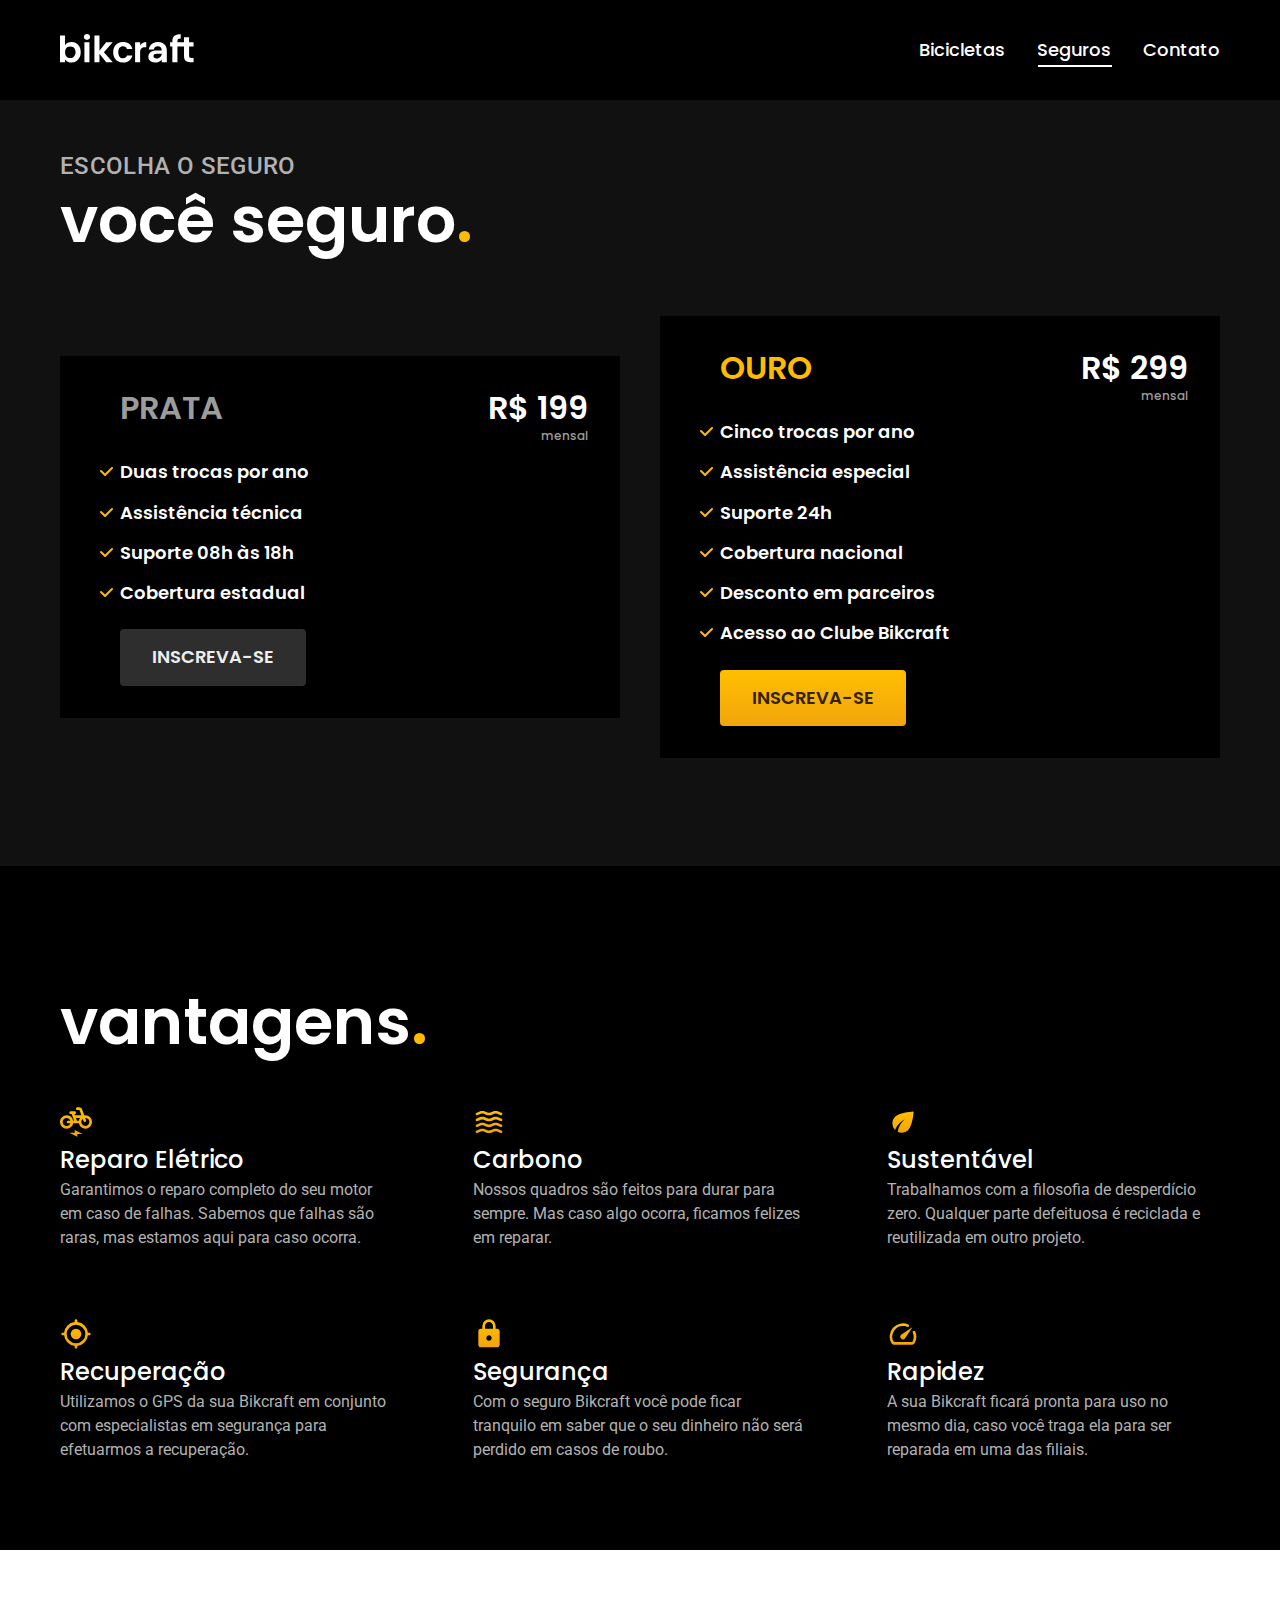
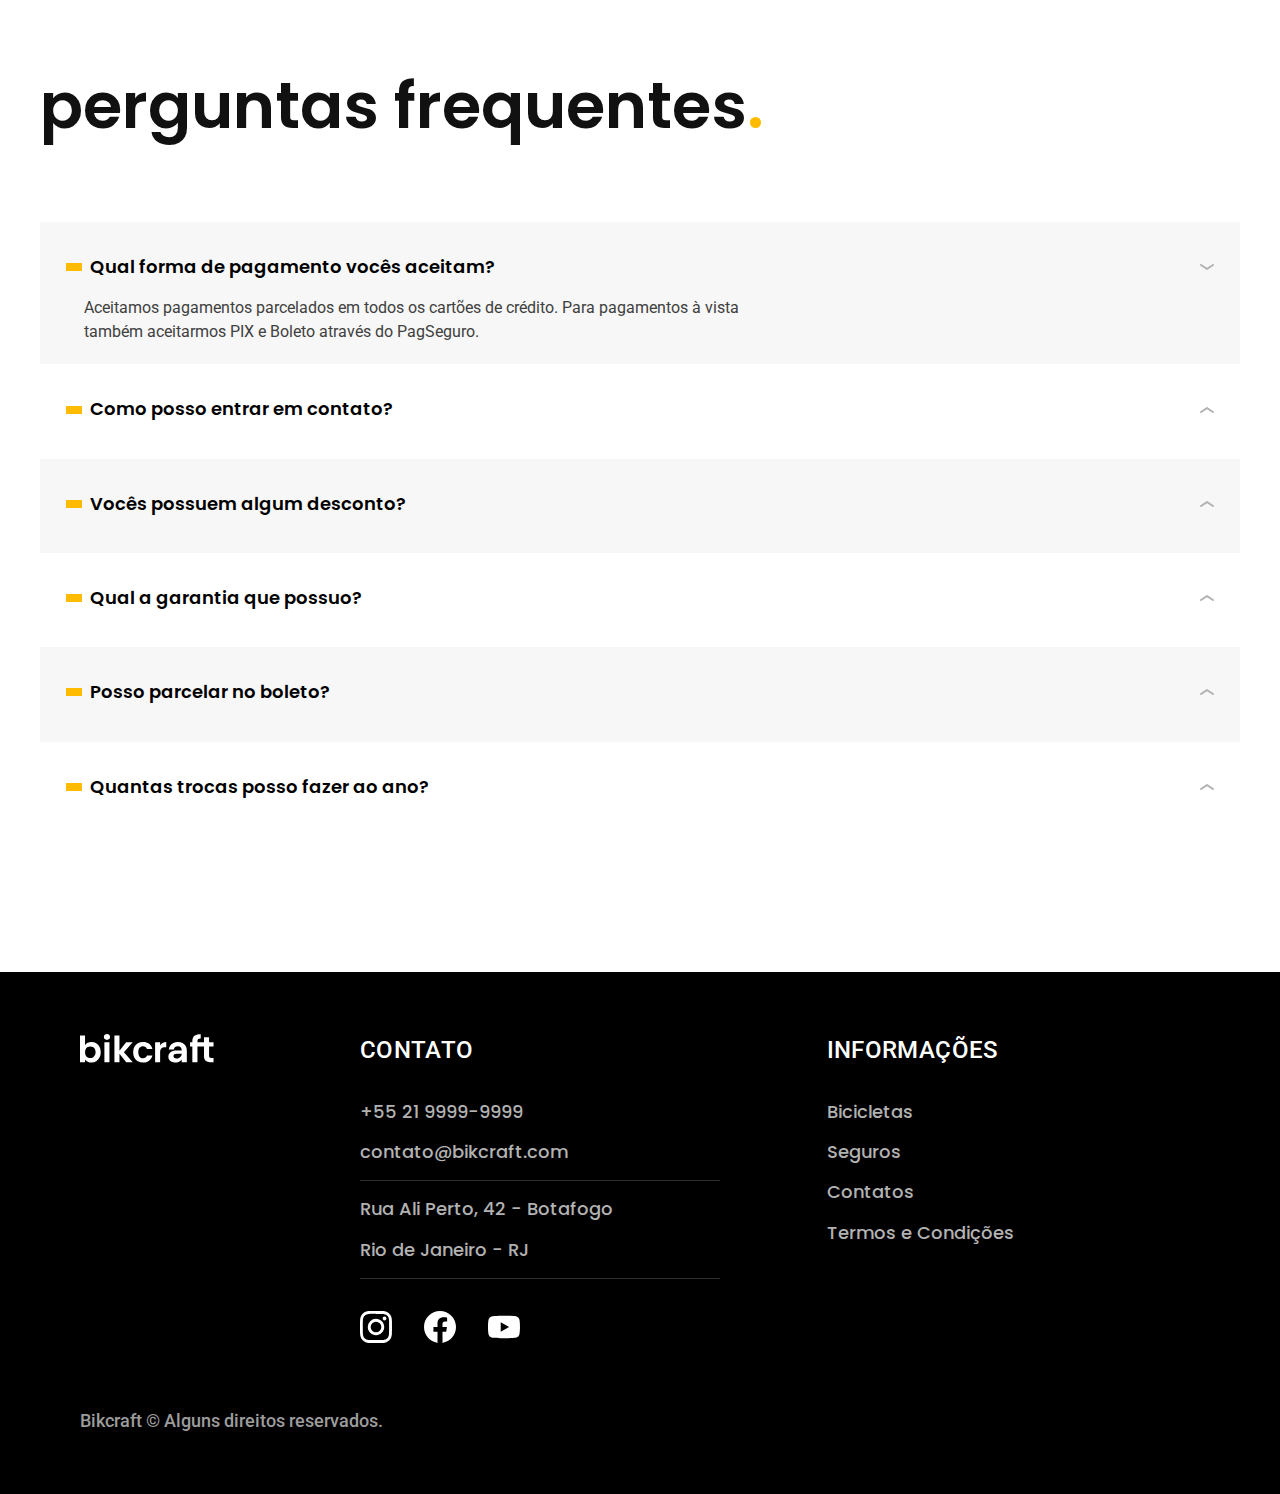
<file: seguros.html>
<!DOCTYPE html>
<html lang="pt-br">

<head>
  <meta charset="UTF-8">
  <meta http-equiv="X-UA-Compatible" content="IE=edge">
  <meta name="viewport" content="width=device-width, initial-scale=1.0">
  <meta name="description" content="Bicicletas elétricas de alta precisão e qualidade, feitas sob medida para você. Explore o mundo na sua velocidade com a Bikcraft.">
  <title>Bikcraft - Bicicletas Elétricas</title>
  <link href="style.min.css" rel="preload" as="style">
  <link href="style.min.css" rel="stylesheet">
  <link rel="preconnect" href="https://fonts.googleapis.com">
  <link rel="preconnect" href="https://fonts.gstatic.com" crossorigin>
  <link href="https://fonts.googleapis.com/css2?family=Merriweather:ital,wght@1,900&family=Poppins:wght@400;600&family=Roboto:wght@400;500&display=swap" rel="stylesheet">
  <script>document.documentElement.classList.add("js")</script>
</head>

<body>
  <header>
    <div class="container">
      <a href="./index.html"><img src="img/bikcraft.svg" alt=""></a>
      <nav aria-label="principal">
        <ul class="font-1-m">
          <li><a href="bicicletas.html">Bicicletas</a></li>
          <li class="s"><a href="seguros.html">Seguros</a></li>
          <li><a href="contato.html">Contato</a></li>
        </ul>
      </nav>
    </div>
  </header>
  <main>
    <div class="titulo">
      <p class="font-2-l-b cor-5 container">escolha o seguro</p>
      <h1 class="font-1-xxl cor-0 container">você seguro<span class="cor-p1">.</span></h1>
      <div class="container seguros-container">
        <div data-anime="200" class="seguros-planos fadeInLeft">
          <div class="seguros-top">
            <h3 class="font-1-xl cor-6">prata</h3>
            <div class="seguros-valor">
              <span class="font-1-xl cor-0">R$ 199</span>
              <span class="font-1-xs cor-6">mensal</span>
            </div>
          </div>
          <ul class="cor-0 font-1-m-b">
            <li>Duas trocas por ano</li>
            <li>Assistência técnica</li>
            <li>Suporte 08h às 18h</li>
            <li>Cobertura estadual</li>
          </ul>
          <a href="orcamento.html?tipo=seguro&produto=prata" class="botao-secundario">inscreva-se</a>
        </div>
        <div data-anime="200" class="seguros-planos fadeInRight">
          <div class="seguros-top">
            <h3 class="font-1-xl cor-p1">ouro</h3>
            <div class="seguros-valor">
              <span class="font-1-xl cor-0">R$ 299</span>
              <span class="font-1-xs cor-6">mensal</span>
            </div>
          </div>
          <ul class="cor-0 font-1-m-b">
            <li>Cinco trocas por ano</li>
            <li>Assistência especial</li>
            <li>Suporte 24h</li>
            <li>Cobertura nacional</li>
            <li>Desconto em parceiros</li>
            <li>Acesso ao Clube Bikcraft</li>
          </ul>
          <a href="orcamento.html?tipo=seguro&produto=ouro" class="botao">inscreva-se</a>
        </div>
      </div>
    </div>
    <article class="vantagens-bg">
      <div class="container">
        <h2 class="font-1-xxl cor-0">vantagens<span class="cor-p1">.</span></h2>
        <ul>
          <li>
            <img src="./img/icones/eletrica.svg" alt="">
            <h3 class="font-1-l cor-0">Reparo Elétrico</h3>
            <p class="font-2-s cor-5">Garantimos o reparo completo do seu motor em caso de falhas. Sabemos que falhas são raras, mas estamos aqui para caso ocorra.</p>
          </li>
          <li>
            <img src="./img/icones/carbono.svg" alt="">
            <h3 class="font-1-l cor-0">Carbono</h3>
            <p class="font-2-s cor-5">Nossos quadros são feitos para durar para sempre. Mas caso algo ocorra, ficamos felizes em reparar.</p>
          </li>
          <li>
            <img src="./img/icones/sustentavel.svg" alt="">
            <h3 class="font-1-l cor-0">Sustentável</h3>
            <p class="font-2-s cor-5">Trabalhamos com a filosofia de desperdício zero. Qualquer parte defeituosa é reciclada e reutilizada em outro projeto.</p>
          </li>
          <li>
            <img src="./img/icones/rastreador.svg" alt="">
            <h3 class="font-1-l cor-0">Recuperação</h3>
            <p class="font-2-s cor-5">Utilizamos o GPS da sua Bikcraft em conjunto com especialistas em segurança para efetuarmos a recuperação.</p>
          </li>
          <li>
            <img src="./img/icones/seguro.svg" alt="">
            <h3 class="font-1-l cor-0">Segurança</h3>
            <p class="font-2-s cor-5">Com o seguro Bikcraft você pode ficar tranquilo em saber que o seu dinheiro não será perdido em casos de roubo.</p>
          </li>
          <li>
            <img src="./img/icones/velocidade.svg" alt="">
            <h3 class="font-1-l cor-0">Rapidez</h3>
            <p class="font-2-s cor-5">A sua Bikcraft ficará pronta para uso no mesmo dia, caso você traga ela para ser reparada em uma das filiais.</p>
          </li>
        </ul>
      </div>
    </article>
    <article class="container perguntas">
      <h2 class="font-1-xxl">perguntas frequentes<span class="cor-p1">.</span></h2>
      <dl>
        <div>
          <dt><button aria-controls="pergunta1" aria-expanded="true" class="font-1-m-b">Qual forma de pagamento vocês aceitam?</button></dt>
          <dd id="pergunta1" class="font-2-s cor-9 ativo">Aceitamos pagamentos parcelados em todos os cartões de crédito. Para pagamentos à vista também aceitarmos PIX e Boleto através do PagSeguro.</dd>
        </div>
        <div>
          <dt><button aria-controls="pergunta2" aria-expanded="false" class="font-1-m-b">Como posso entrar em contato?</button></dt>
          <dd id="pergunta2" class="font-2-s cor-9">Aceitamos pagamentos parcelados em todos os cartões de crédito. Para pagamentos à vista também aceitarmos PIX e Boleto através do PagSeguro.</dd>
        </div>
        <div>
          <dt><button aria-controls="pergunta3" aria-expanded="false" class="font-1-m-b">Vocês possuem algum desconto?</button></dt>
          <dd id="pergunta3" class="font-2-s cor-9">Aceitamos pagamentos parcelados em todos os cartões de crédito. Para pagamentos à vista também aceitarmos PIX e Boleto através do PagSeguro.</dd>
        </div>
        <div>
          <dt><button aria-controls="pergunta4" aria-expanded="false" class="font-1-m-b">Qual a garantia que possuo?</button></dt>
          <dd id="pergunta4" class="font-2-s cor-9">Aceitamos pagamentos parcelados em todos os cartões de crédito. Para pagamentos à vista também aceitarmos PIX e Boleto através do PagSeguro.</dd>
        </div>
        <div>
          <dt><button aria-controls="pergunta5" aria-expanded="false" class="font-1-m-b">Posso parcelar no boleto?</button></dt>
          <dd id="pergunta5" class="font-2-s cor-9">Aceitamos pagamentos parcelados em todos os cartões de crédito. Para pagamentos à vista também aceitarmos PIX e Boleto através do PagSeguro.</dd>
        </div>
        <div>
          <dt><button aria-controls="pergunta6" aria-expanded="false" class="font-1-m-b">Quantas trocas posso fazer ao ano?</button></dt>
          <dd id="pergunta6" class="font-2-s cor-9">Aceitamos pagamentos parcelados em todos os cartões de crédito. Para pagamentos à vista também aceitarmos PIX e Boleto através do PagSeguro.</dd>
        </div>
      </dl>
    </article>
  </main>
  <footer>
    <div class="container footer-container">
      <img src="img/bikcraft.svg" alt="">
      <div class="footer-contato">
        <h3 class="font-2-l-b cor-0">contato</h3>
        <ul>
          <li>+55 21 9999-9999</li>
          <li>contato@bikcraft.com</li>
          <li>Rua Ali Perto, 42 - Botafogo</li>
          <li>Rio de Janeiro - RJ</li>
        </ul>
        <div>
          <ul class="footer-redes">
            <li><a href="/"><img src="img/redes/instagram.svg" alt=""></a></li>
            <li><a href="/"><img src="img/redes/facebook.svg" alt=""></a></li>
            <li><a href="/"><img src="img/redes/youtube.svg" alt=""></a></li>
          </ul>
        </div>
      </div>
      <div class="footer-informacoes">
        <h3 class="font-2-l-b cor-0">informações</h3>
        <ul>
          <li><a href="bicicletas.html">Bicicletas</a></li>
          <li><a href="seguros.html">Seguros</a></li>
          <li><a href="contato.html">Contatos</a></li>
          <li><a href="termos.html">Termos e Condições</a></li>
        </ul>
      </div>
    </div>
    <div class="container footer-copy">
      <span class="font-2-m cor-6">Bikcraft © Alguns direitos reservados.</span>
    </div>
  </footer>
  <script src="script/plugins/simple-anime.js"></script>
  <script src="script/scritp.js"></script>
</body>

</html>
</file>
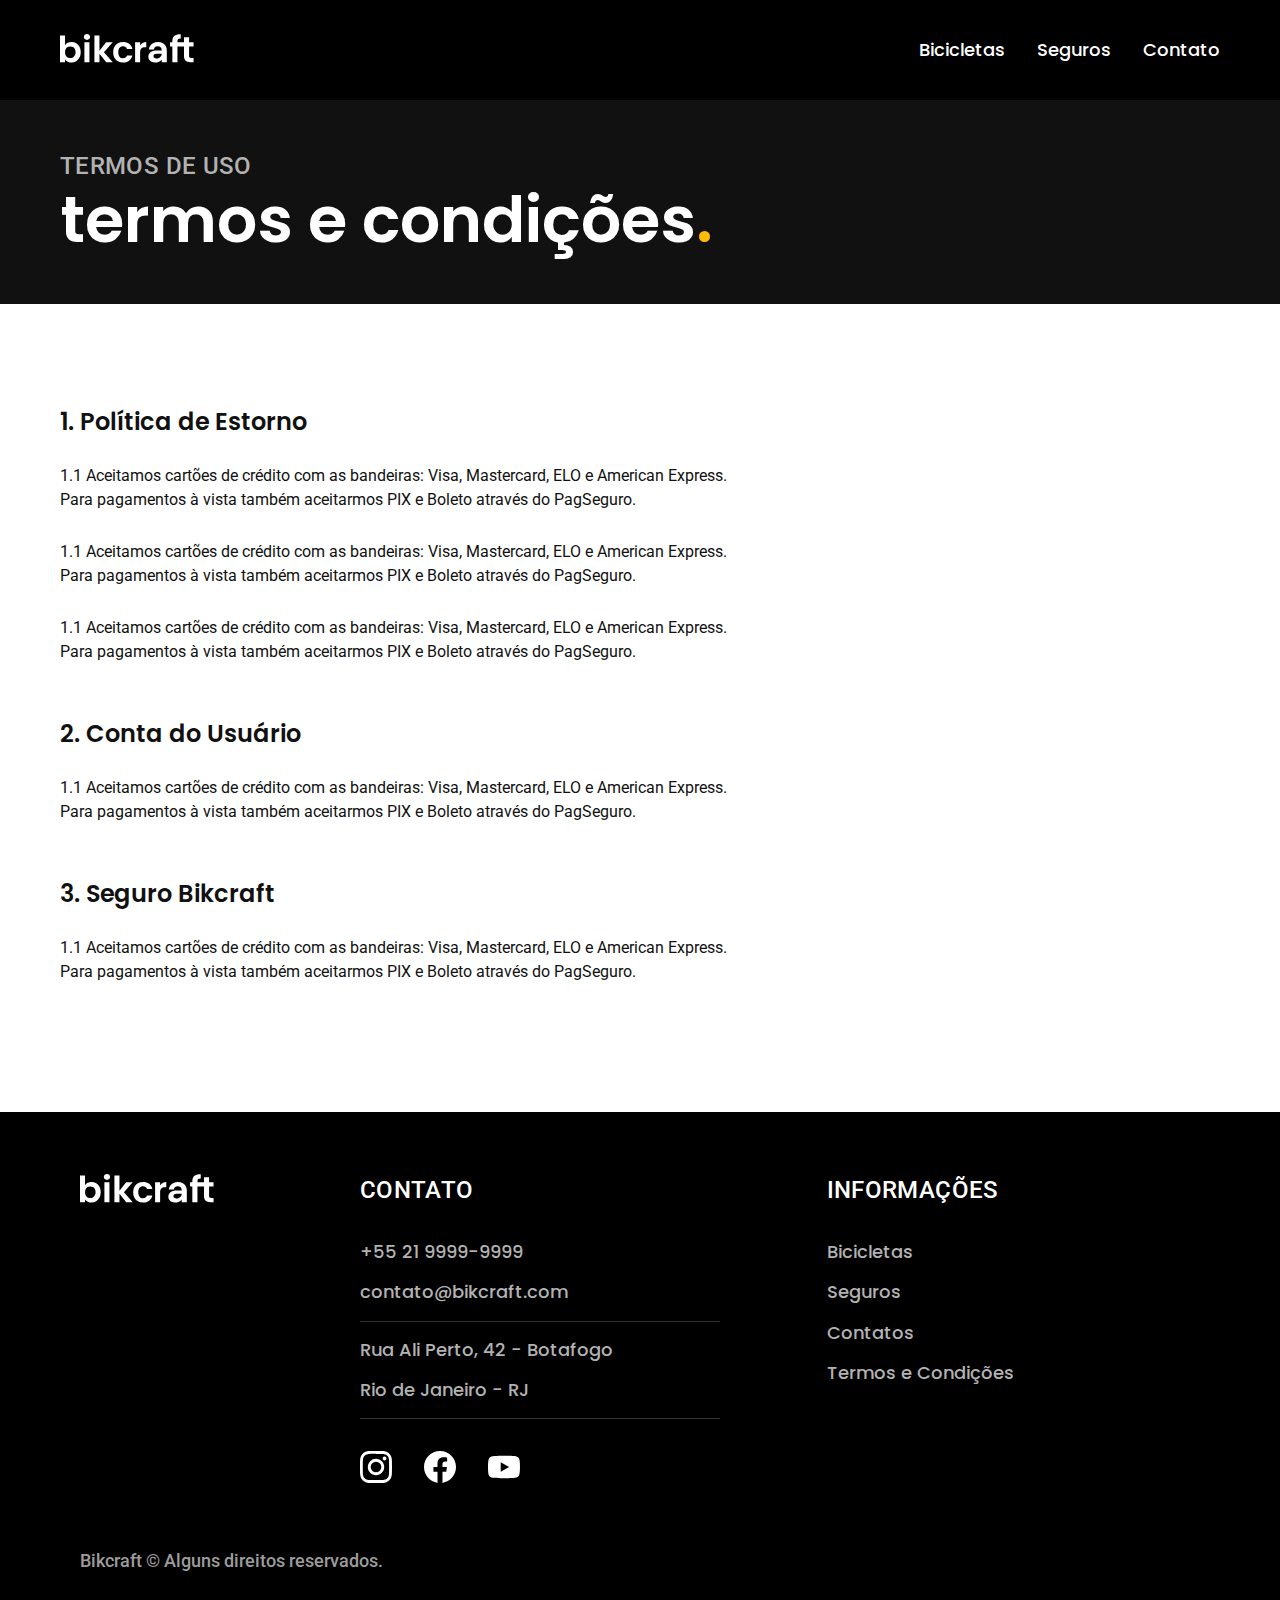
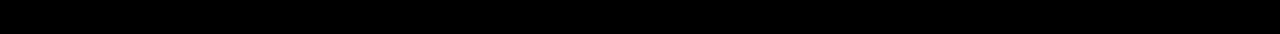
<file: termos.html>
<!DOCTYPE html>
<html lang="pt-br">

<head>
  <meta charset="UTF-8">
  <meta http-equiv="X-UA-Compatible" content="IE=edge">
  <meta name="viewport" content="width=device-width, initial-scale=1.0">
  <meta name="description" content="Bicicletas elétricas de alta precisão e qualidade, feitas sob medida para você. Explore o mundo na sua velocidade com a Bikcraft.">
  <title>Bikcraft - Bicicletas Elétricas</title>
  <link href="style.min.css" rel="preload" as="style">
  <link href="style.min.css" rel="stylesheet">
  <link rel="preconnect" href="https://fonts.googleapis.com">
  <link rel="preconnect" href="https://fonts.gstatic.com" crossorigin>
  <link href="https://fonts.googleapis.com/css2?family=Merriweather:ital,wght@1,900&family=Poppins:wght@400;600&family=Roboto:wght@400;500&display=swap" rel="stylesheet">
  <script>document.documentElement.classList.add("js")</script>
</head>

<body>
  <header>
    <div class="container">
      <a href="./index.html"><img src="img/bikcraft.svg" alt=""></a>
      <nav aria-label="principal">
        <ul class="font-1-m">
          <li><a href="bicicletas.html">Bicicletas</a></li>
          <li><a href="seguros.html">Seguros</a></li>
          <li><a href="contato.html">Contato</a></li>
        </ul>
      </nav>
    </div>
  </header>

  <main>
    <div class="titulo">
      <p class="font-2-l-b cor-5 container">termos de uso</p>
      <h1 class="font-1-xxl cor-0 container">termos e condições<span class="cor-p1">.</span></h1>
    </div>
    <div class="container termos font-2-s cor-11">
      <h2 class="font-1-l cor-11">1. Política de Estorno</h2>
      <p>1.1 Aceitamos cartões de crédito com as bandeiras: Visa, Mastercard, ELO e American Express. Para pagamentos à vista também aceitarmos PIX e Boleto através do PagSeguro.</p>
      <p>1.1 Aceitamos cartões de crédito com as bandeiras: Visa, Mastercard, ELO e American Express. Para pagamentos à vista também aceitarmos PIX e Boleto através do PagSeguro.</p>
      <p>1.1 Aceitamos cartões de crédito com as bandeiras: Visa, Mastercard, ELO e American Express. Para pagamentos à vista também aceitarmos PIX e Boleto através do PagSeguro.</p>
      <h2 class="font-1-l cor-11">2. Conta do Usuário</h2>
      <p>1.1 Aceitamos cartões de crédito com as bandeiras: Visa, Mastercard, ELO e American Express. Para pagamentos à vista também aceitarmos PIX e Boleto através do PagSeguro.</p>
      <h2 class="font-1-l cor-11">3. Seguro Bikcraft</h2>
      <p>1.1 Aceitamos cartões de crédito com as bandeiras: Visa, Mastercard, ELO e American Express. Para pagamentos à vista também aceitarmos PIX e Boleto através do PagSeguro.</p>
    </div>
  </main>

  <footer>
    <div class="container footer-container">
      <img src="img/bikcraft.svg" alt="">
      <div class="footer-contato">
        <h3 class="font-2-l-b cor-0">contato</h3>
        <ul>
          <li>+55 21 9999-9999</li>
          <li>contato@bikcraft.com</li>
          <li>Rua Ali Perto, 42 - Botafogo</li>
          <li>Rio de Janeiro - RJ</li>
        </ul>
        <div>
          <ul class="footer-redes">
            <li><a href="/"><img src="img/redes/instagram.svg" alt=""></a></li>
            <li><a href="/"><img src="img/redes/facebook.svg" alt=""></a></li>
            <li><a href="/"><img src="img/redes/youtube.svg" alt=""></a></li>
          </ul>
        </div>
      </div>
      <div class="footer-informacoes">
        <h3 class="font-2-l-b cor-0">informações</h3>
        <ul>
          <li><a href="bicicletas.html">Bicicletas</a></li>
          <li><a href="seguros.html">Seguros</a></li>
          <li><a href="contato.html">Contatos</a></li>
          <li><a href="termos.html">Termos e Condições</a></li>
        </ul>
      </div>
    </div>
    <div class="container footer-copy">
      <span class="font-2-m cor-6">Bikcraft © Alguns direitos reservados.</span>
    </div>
  </footer>
  <script src="script/scritp.js"></script>
</body>

</html>
</file>
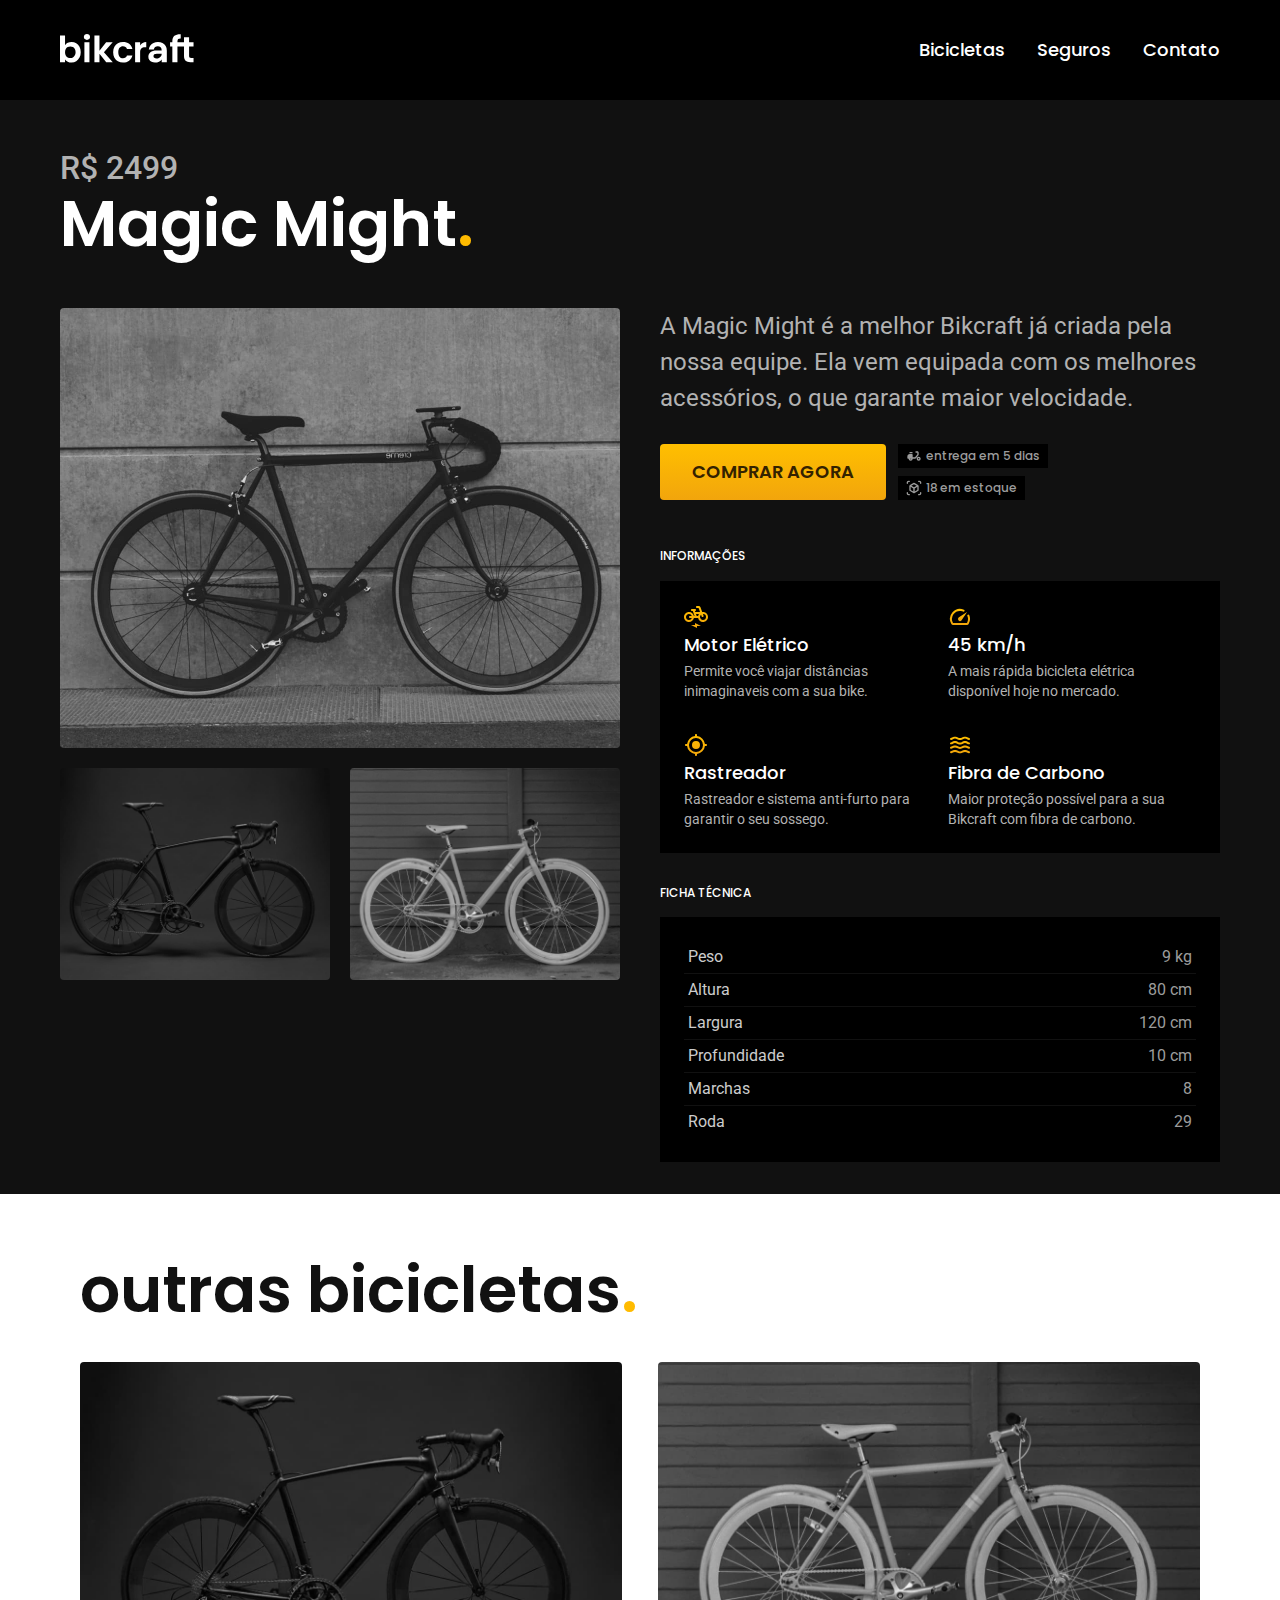
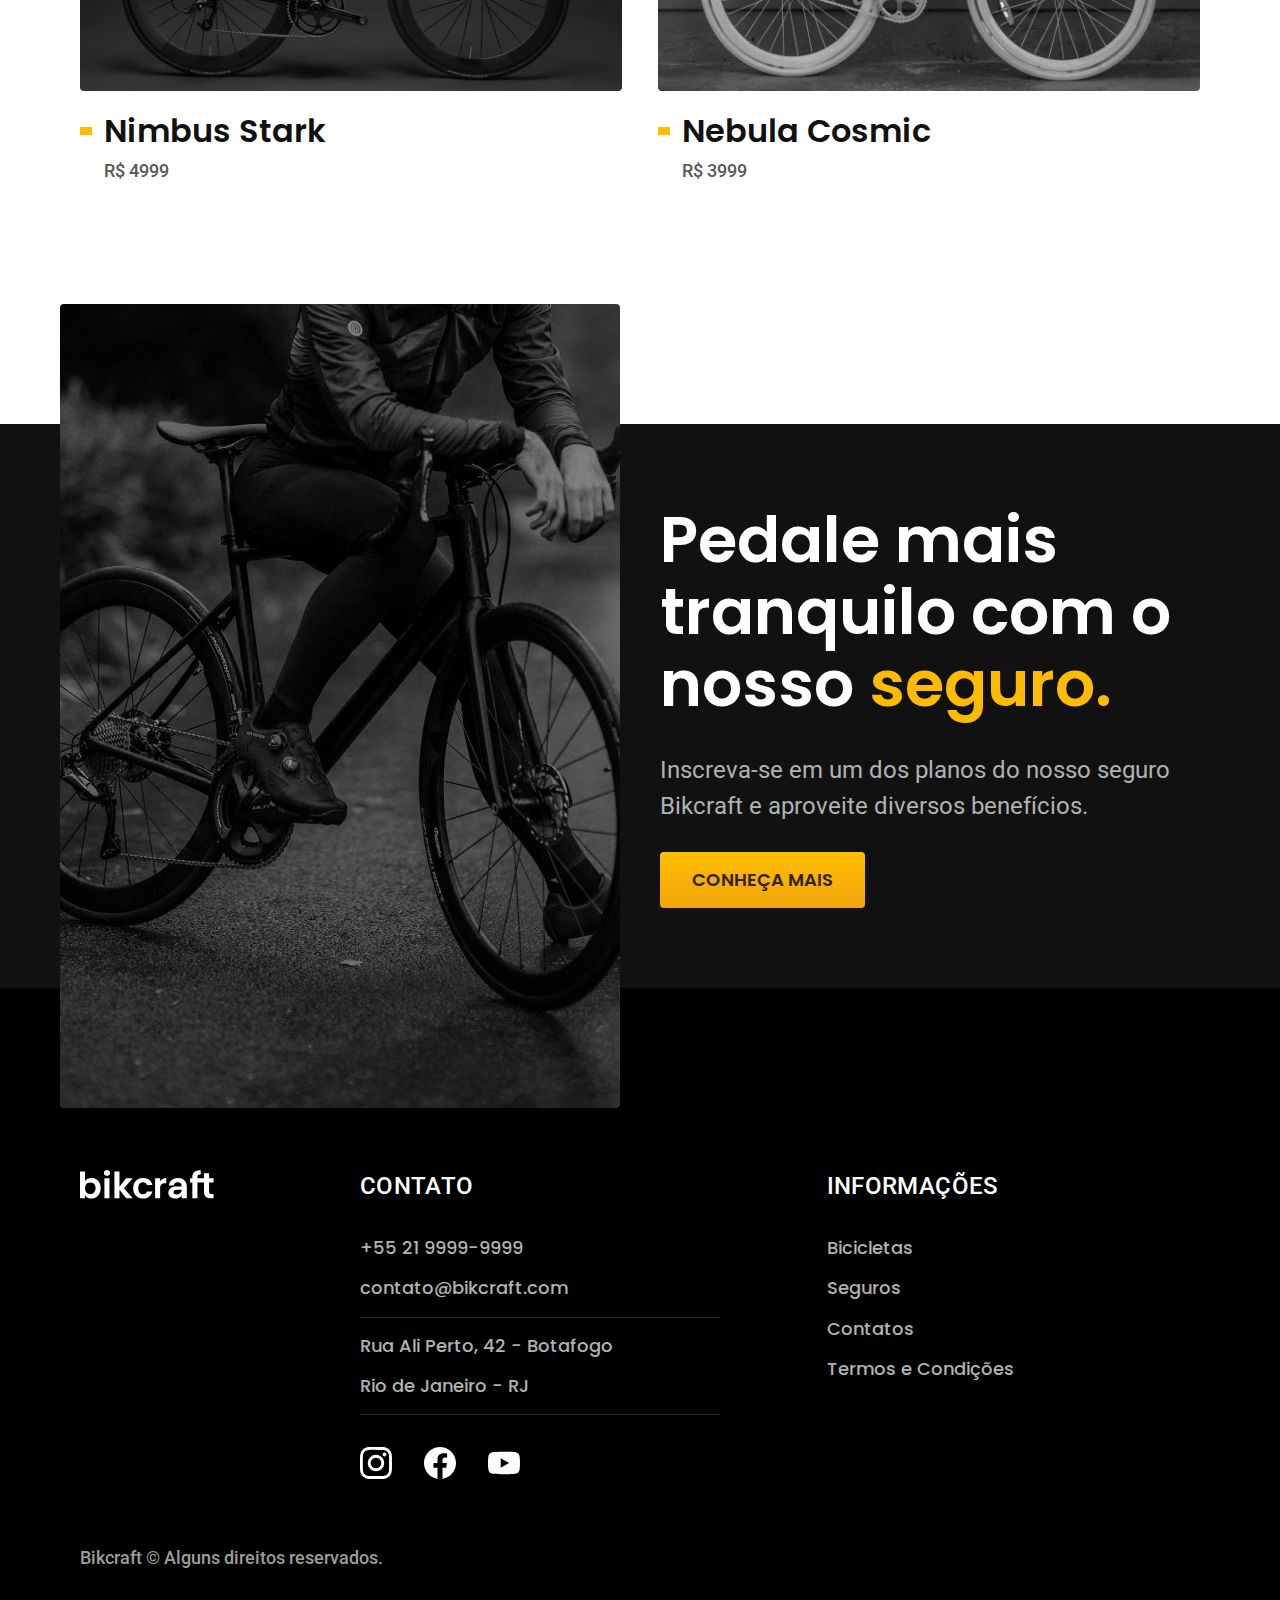
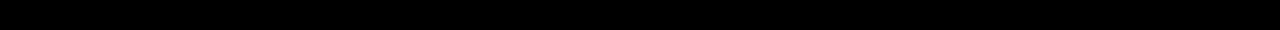
<file: bicicletas/Magic.html>
<!DOCTYPE html>
<html lang="pt-br">

<head>
  <meta charset="UTF-8">
  <meta http-equiv="X-UA-Compatible" content="IE=edge">
  <meta name="viewport" content="width=device-width, initial-scale=1.0">
  <meta name="description" content="Bicicletas elétricas de alta precisão e qualidade, feitas sob medida para você. Explore o mundo na sua velocidade com a Bikcraft.">
  <title>Bikcraft - Bicicletas Elétricas</title>
  <link href="../style.min.css" rel="preload" as="style">
  <link href="../style.min.css" rel="stylesheet">
  <link rel="preconnect" href="https://fonts.googleapis.com">
  <link rel="preconnect" href="https://fonts.gstatic.com" crossorigin>
  <link href="https://fonts.googleapis.com/css2?family=Merriweather:ital,wght@1,900&family=Poppins:wght@400;600&family=Roboto:wght@400;500&display=swap" rel="stylesheet">
  <script>document.documentElement.classList.add("js")</script>
</head>

<body>
  <header>
    <div class="container">
      <a href="../index.html"><img src="../img/bikcraft.svg" alt=""></a>
      <nav aria-label="principal">
        <ul class="font-1-m">
          <li><a href="../bicicletas.html">Bicicletas</a></li>
          <li><a href="../seguros.html">Seguros</a></li>
          <li><a href="../contato.html">Contato</a></li>
        </ul>
      </nav>
    </div>
  </header>

  <main class="bicicleta-bg">
    <div class="titulo">
      <p class="font-2-xl cor-5 container">R$ 2499</p>
      <h1 class="font-1-xxl cor-0 container">Magic Might<span class="cor-p1">.</span></h1>
    </div>
    <div class="container bicicleta-conteudo">
      <div class="bicicleta-imagem">
        <img src="../img/bicicleta/nimbus2.jpg" alt="">
        <img src="../img/bicicleta/nimbus1.jpg" alt="">
        <img src="../img/bicicleta/nimbus3.jpg" alt="">
      </div>
      <div>
        <div class="bicicleta-descricao">
          <div>
            <p class="font-2-l cor-5">A Magic Might é a melhor Bikcraft já criada pela nossa equipe. Ela vem equipada com os melhores acessórios, o que garante maior velocidade.</p>
            <div class="bicicleta-compra">
              <a href="../orcamento.html?tipo=bikcraft&produto=magic" class="botao">comprar agora</a>
              <div class="bicicleta-compra-span">
                <span class="font-1-xs cor-6"><img src="../img/icones/entrega.svg" alt=""> entrega em 5 dias</span>
                <span class="font-1-xs cor-6"><img src="../img/icones/estoque.svg" alt=""> 18 em estoque</span>
              </div>
            </div>
          </div>
        </div>
        <div class="bicicleta-informacoes">
          <h2 class="font-1-xs cor-0">informações</h2>
          <ul>
            <li>
              <img src="../img/icones/eletrica.svg" alt="">
              <h3 class="font-1-m cor-0">Motor Elétrico</h4>
                <p class="font-2-xs cor-5">Permite você viajar distâncias inimaginaveis com a sua bike.</p>
            </li>
            <li>
              <img src="../img/icones/velocidade.svg" alt="">
              <h3 class="font-1-m cor-0">45 km/h</h4>
                <p class="font-2-xs cor-5">A mais rápida bicicleta elétrica disponível hoje no mercado.</p>
            </li>
            <li>
              <img src="../img/icones/rastreador.svg" alt="">
              <h3 class="font-1-m cor-0">Rastreador</h4>
                <p class="font-2-xs cor-5">Rastreador e sistema anti-furto para garantir o seu sossego.</p>
            </li>
            <li>
              <img src="../img/icones/carbono.svg" alt="">
              <h3 class="font-1-m cor-0">Fibra de Carbono</h4>
                <p class="font-2-xs cor-5">Maior proteção possível para a sua Bikcraft com fibra de carbono.</p>
            </li>
          </ul>
        </div>
        <div class="bicicleta-ficha">
          <h2 class="font-1-xs cor-0">ficha técnica</h2>
          <ul class="font-2-s cor-4">
            <li>
              Peso <span class="cor-6">9 kg</span>
            </li>
            <li>
              Altura <span class="cor-6">80 cm</span>
            </li>
            <li>
              Largura <span class="cor-6">120 cm</span>
            </li>
            <li>
              Profundidade <span class="cor-6">10 cm</span>
            </li>
            <li>
              Marchas <span class="cor-6">8</span>
            </li>
            <li>
              Roda <span class="cor-6">29</span>
            </li>
          </ul>
        </div>
      </div>
    </div>
  </main>
  <article class="home-bicicletas container">
    <h2 class="font-1-xxl container">outras bicicletas<span class="cor-p1">.</span></h2>
    <ul>
      <li><a href="../bicicletas/Nimbus.html">
          <img src="../img/bicicletas/nimbus.jpg" alt="">
          <h3 class="font-1-xl cor-11">Nimbus Stark</h3>
          <span class="font-2-m cor-8">R$ 4999</span>
        </a></li>
      <li><a href="../bicicletas/Nebula.html">
          <img src="../img/bicicletas/nebula.jpg" alt="">
          <h3 class="font-1-xl cor-11">Nebula Cosmic</h3>
          <span class="font-2-m cor-8">R$ 3999</span>
        </a></li>
    </ul>
  </article>
  <article class="seguro-bg">
    <div class="container seguro">
      <div class="seguro-imagem">
        <img src="../img/fotos/seguros.jpg" alt="">
      </div>
      <div class="seguro-informacao">
        <h2 class="font-1-xxl cor-0">
          Pedale mais tranquilo com o nosso <span class="cor-p1">seguro.</span></h2>
        <p class="font-2-l cor-5">Inscreva-se em um dos planos do nosso seguro Bikcraft e aproveite diversos benefícios.</p>
        <a href="../seguros.html" class="botao">conheça mais</a>
      </div>
    </div>
  </article>
  <footer>
    <div class="container footer-container">
      <img src="../img/bikcraft.svg" alt="">
      <div class="footer-contato">
        <h3 class="font-2-l-b cor-0">contato</h3>
        <ul>
          <li>+55 21 9999-9999</li>
          <li>contato@bikcraft.com</li>
          <li>Rua Ali Perto, 42 - Botafogo</li>
          <li>Rio de Janeiro - RJ</li>
        </ul>
        <div>
          <ul class="footer-redes">
            <li><a href="/"><img src="../img/redes/instagram.svg" alt=""></a></li>
            <li><a href="/"><img src="../img/redes/facebook.svg" alt=""></a></li>
            <li><a href="/"><img src="../img/redes/youtube.svg" alt=""></a></li>
          </ul>
        </div>
      </div>
      <div class="footer-informacoes">
        <h3 class="font-2-l-b cor-0">informações</h3>
        <ul>
          <li><a href="../bicicletas.html">Bicicletas</a></li>
          <li><a href="../seguros.html">Seguros</a></li>
          <li><a href="../contato.html">Contatos</a></li>
          <li><a href="../termos.html">Termos e Condições</a></li>
        </ul>
      </div>
    </div>
    <div class="container footer-copy">
      <span class="font-2-m cor-6">Bikcraft © Alguns direitos reservados.</span>
    </div>
  </footer>
  <script src="../script/scritp.js"></script>
</body>

</html>
</file>
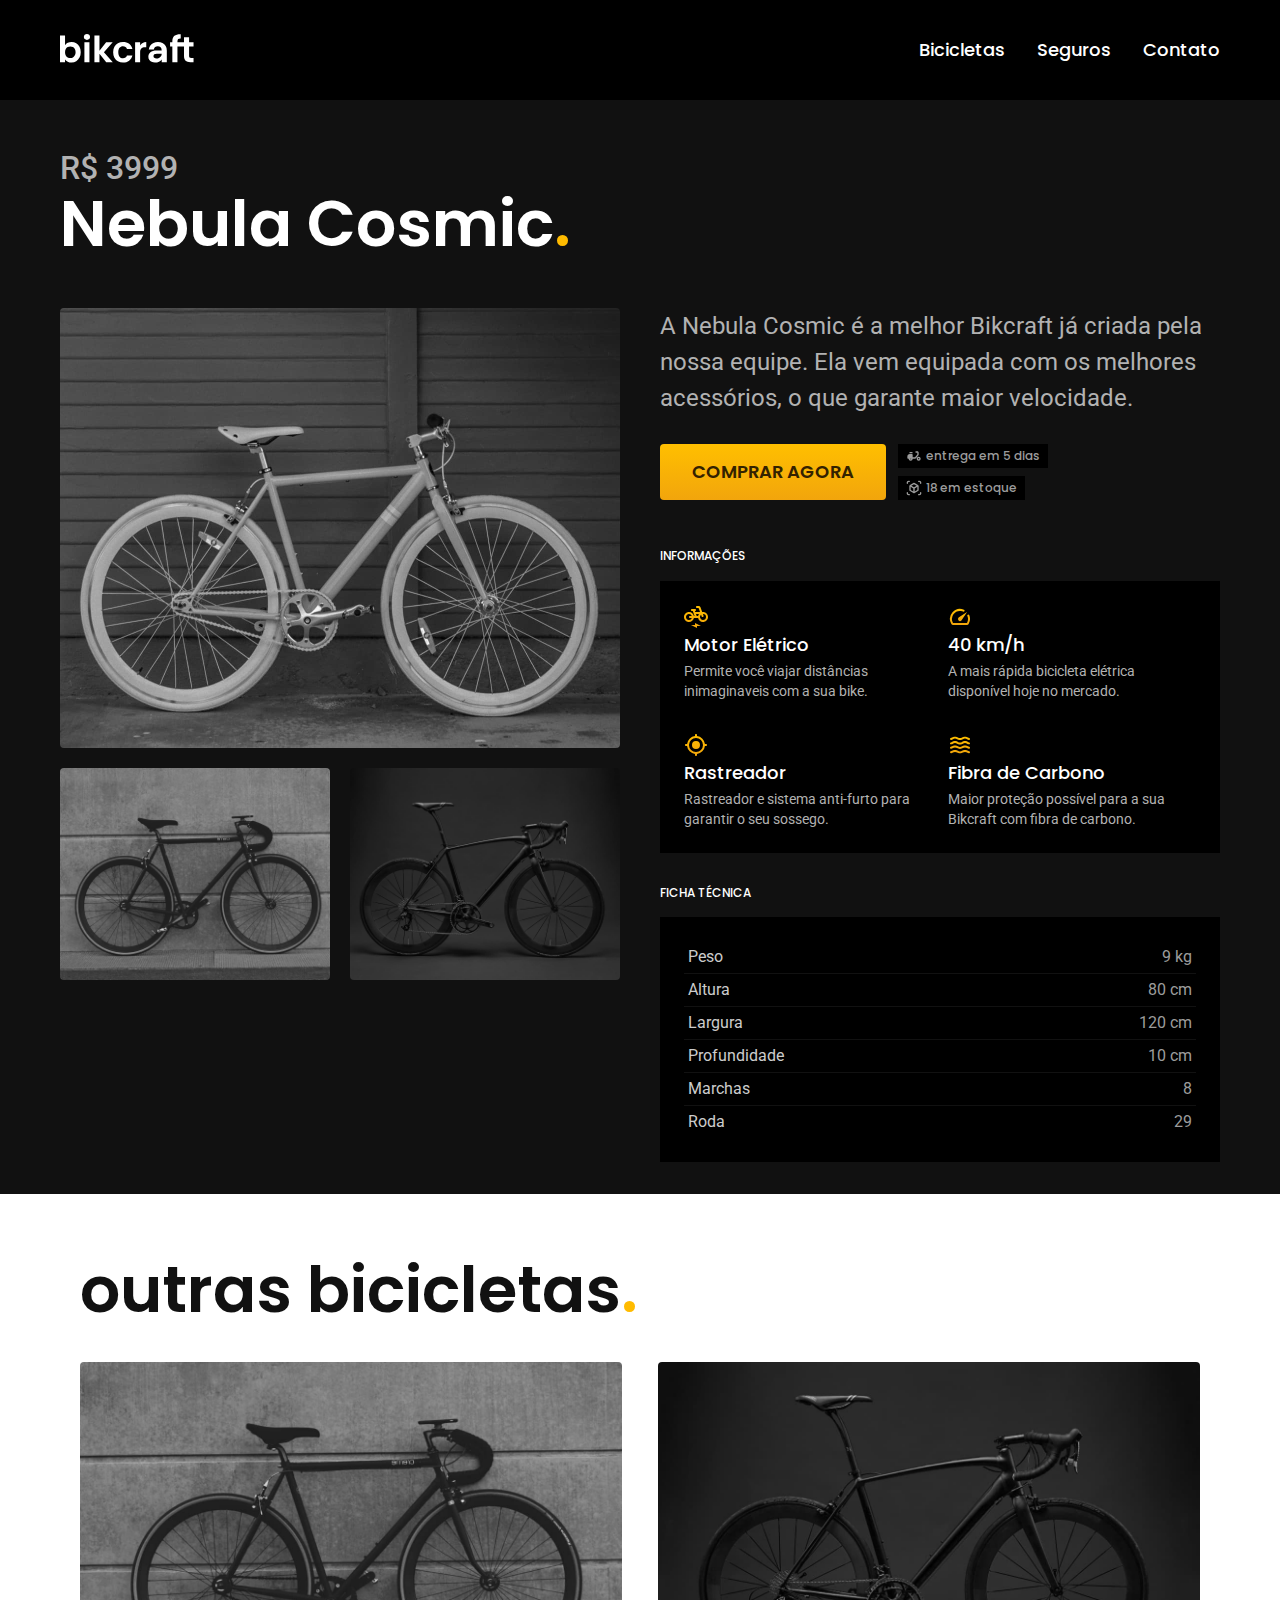
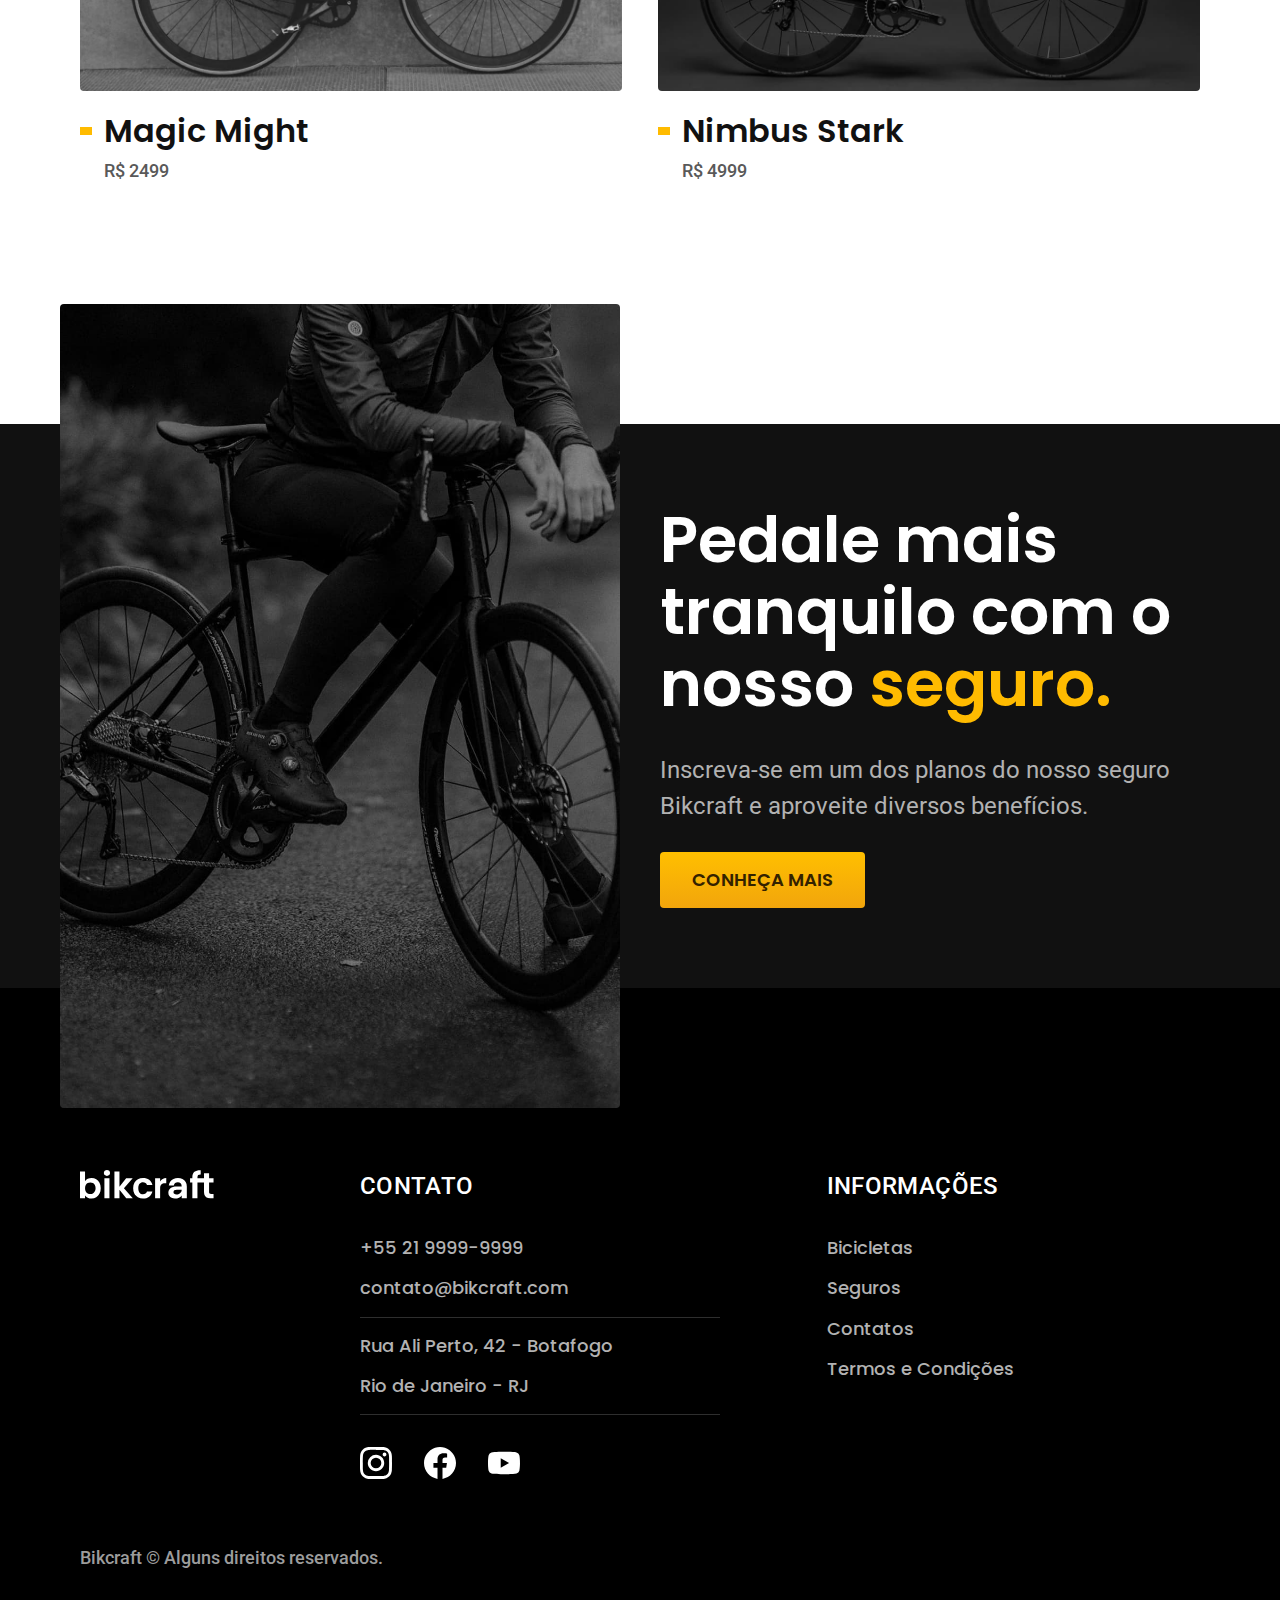
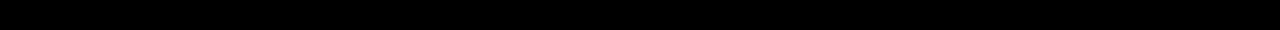
<file: bicicletas/Nebula.html>
<!DOCTYPE html>
<html lang="pt-br">

<head>
  <meta charset="UTF-8">
  <meta http-equiv="X-UA-Compatible" content="IE=edge">
  <meta name="viewport" content="width=device-width, initial-scale=1.0">
  <meta name="description" content="Bicicletas elétricas de alta precisão e qualidade, feitas sob medida para você. Explore o mundo na sua velocidade com a Bikcraft.">
  <title>Bikcraft - Bicicletas Elétricas</title>
  <link href="../style.min.css" rel="preload" as="style">
  <link href="../style.min.css" rel="stylesheet">
  <link rel="preconnect" href="https://fonts.googleapis.com">
  <link rel="preconnect" href="https://fonts.gstatic.com" crossorigin>
  <link href="https://fonts.googleapis.com/css2?family=Merriweather:ital,wght@1,900&family=Poppins:wght@400;600&family=Roboto:wght@400;500&display=swap" rel="stylesheet">
  <script>document.documentElement.classList.add("js")</script>
</head>

<body>
  <header>
    <div class="container">
      <a href="../index.html"><img src="../img/bikcraft.svg" alt=""></a>
      <nav aria-label="principal">
        <ul class="font-1-m">
          <li><a href="../bicicletas.html">Bicicletas</a></li>
          <li><a href="../seguros.html">Seguros</a></li>
          <li><a href="../contato.html">Contato</a></li>
        </ul>
      </nav>
    </div>
  </header>

  <main class="bicicleta-bg">
    <div class="titulo">
      <p class="font-2-xl cor-5 container">R$ 3999</p>
      <h1 class="font-1-xxl cor-0 container">Nebula Cosmic<span class="cor-p1">.</span></h1>
    </div>
    <div class="container bicicleta-conteudo">
      <div class="bicicleta-imagem">
        <img src="../img/bicicleta/nimbus3.jpg" alt="">
        <img src="../img/bicicleta/nimbus2.jpg" alt="">
        <img src="../img/bicicleta/nimbus1.jpg" alt="">
      </div>
      <div>
        <div class="bicicleta-descricao">
          <div>
            <p class="font-2-l cor-5">A Nebula Cosmic é a melhor Bikcraft já criada pela nossa equipe. Ela vem equipada com os melhores acessórios, o que garante maior velocidade.</p>
            <div class="bicicleta-compra">
              <a href="../orcamento.html?tipo=bikcraft&produto=nebula" class="botao">comprar agora</a>
              <div class="bicicleta-compra-span">
                <span class="font-1-xs cor-6"><img src="../img/icones/entrega.svg" alt=""> entrega em 5 dias</span>
                <span class="font-1-xs cor-6"><img src="../img/icones/estoque.svg" alt=""> 18 em estoque</span>
              </div>
            </div>
          </div>
        </div>
        <div class="bicicleta-informacoes">
          <h2 class="font-1-xs cor-0">informações</h2>
          <ul>
            <li>
              <img src="../img/icones/eletrica.svg" alt="">
              <h3 class="font-1-m cor-0">Motor Elétrico</h4>
                <p class="font-2-xs cor-5">Permite você viajar distâncias inimaginaveis com a sua bike.</p>
            </li>
            <li>
              <img src="../img/icones/velocidade.svg" alt="">
              <h3 class="font-1-m cor-0">40 km/h</h4>
                <p class="font-2-xs cor-5">A mais rápida bicicleta elétrica disponível hoje no mercado.</p>
            </li>
            <li>
              <img src="../img/icones/rastreador.svg" alt="">
              <h3 class="font-1-m cor-0">Rastreador</h4>
                <p class="font-2-xs cor-5">Rastreador e sistema anti-furto para garantir o seu sossego.</p>
            </li>
            <li>
              <img src="../img/icones/carbono.svg" alt="">
              <h3 class="font-1-m cor-0">Fibra de Carbono</h4>
                <p class="font-2-xs cor-5">Maior proteção possível para a sua Bikcraft com fibra de carbono.</p>
            </li>
          </ul>
        </div>
        <div class="bicicleta-ficha">
          <h2 class="font-1-xs cor-0">ficha técnica</h2>
          <ul class="font-2-s cor-4">
            <li>
              Peso <span class="cor-6">9 kg</span>
            </li>
            <li>
              Altura <span class="cor-6">80 cm</span>
            </li>
            <li>
              Largura <span class="cor-6">120 cm</span>
            </li>
            <li>
              Profundidade <span class="cor-6">10 cm</span>
            </li>
            <li>
              Marchas <span class="cor-6">8</span>
            </li>
            <li>
              Roda <span class="cor-6">29</span>
            </li>
          </ul>
        </div>
      </div>
    </div>
  </main>
  <article class="home-bicicletas container">
    <h2 class="font-1-xxl container">outras bicicletas<span class="cor-p1">.</span></h2>
    <ul>
      <li><a href="../bicicletas/Magic.html">
          <img src="../img/bicicletas/magic.jpg" alt="">
          <h3 class="font-1-xl cor-11">Magic Might</h3>
          <span class="font-2-m cor-8">R$ 2499</span>
        </a></li>
      <li><a href="../bicicletas/Nimbus.html">
          <img src="../img/bicicletas/nimbus.jpg" alt="">
          <h3 class="font-1-xl cor-11">Nimbus Stark</h3>
          <span class="font-2-m cor-8">R$ 4999</span>
        </a></li>
    </ul>
  </article>
  <article class="seguro-bg">
    <div class="container seguro">
      <div class="seguro-imagem">
        <img src="../img/fotos/seguros.jpg" alt="">
      </div>
      <div class="seguro-informacao">
        <h2 class="font-1-xxl cor-0">
          Pedale mais tranquilo com o nosso <span class="cor-p1">seguro.</span></h2>
        <p class="font-2-l cor-5">Inscreva-se em um dos planos do nosso seguro Bikcraft e aproveite diversos benefícios.</p>
        <a href="../seguros.html" class="botao">conheça mais</a>
      </div>
    </div>
  </article>
  <footer>
    <div class="container footer-container">
      <img src="../img/bikcraft.svg" alt="">
      <div class="footer-contato">
        <h3 class="font-2-l-b cor-0">contato</h3>
        <ul>
          <li>+55 21 9999-9999</li>
          <li>contato@bikcraft.com</li>
          <li>Rua Ali Perto, 42 - Botafogo</li>
          <li>Rio de Janeiro - RJ</li>
        </ul>
        <div>
          <ul class="footer-redes">
            <li><a href="/"><img src="../img/redes/instagram.svg" alt=""></a></li>
            <li><a href="/"><img src="../img/redes/facebook.svg" alt=""></a></li>
            <li><a href="/"><img src="../img/redes/youtube.svg" alt=""></a></li>
          </ul>
        </div>
      </div>
      <div class="footer-informacoes">
        <h3 class="font-2-l-b cor-0">informações</h3>
        <ul>
          <li><a href="../bicicletas.html">Bicicletas</a></li>
          <li><a href="../seguros.html">Seguros</a></li>
          <li><a href="../contato.html">Contatos</a></li>
          <li><a href="../termos.html">Termos e Condições</a></li>
        </ul>
      </div>
    </div>
    <div class="container footer-copy">
      <span class="font-2-m cor-6">Bikcraft © Alguns direitos reservados.</span>
    </div>
  </footer>
  <script src="../script/scritp.js"></script>
</body>

</html>
</file>
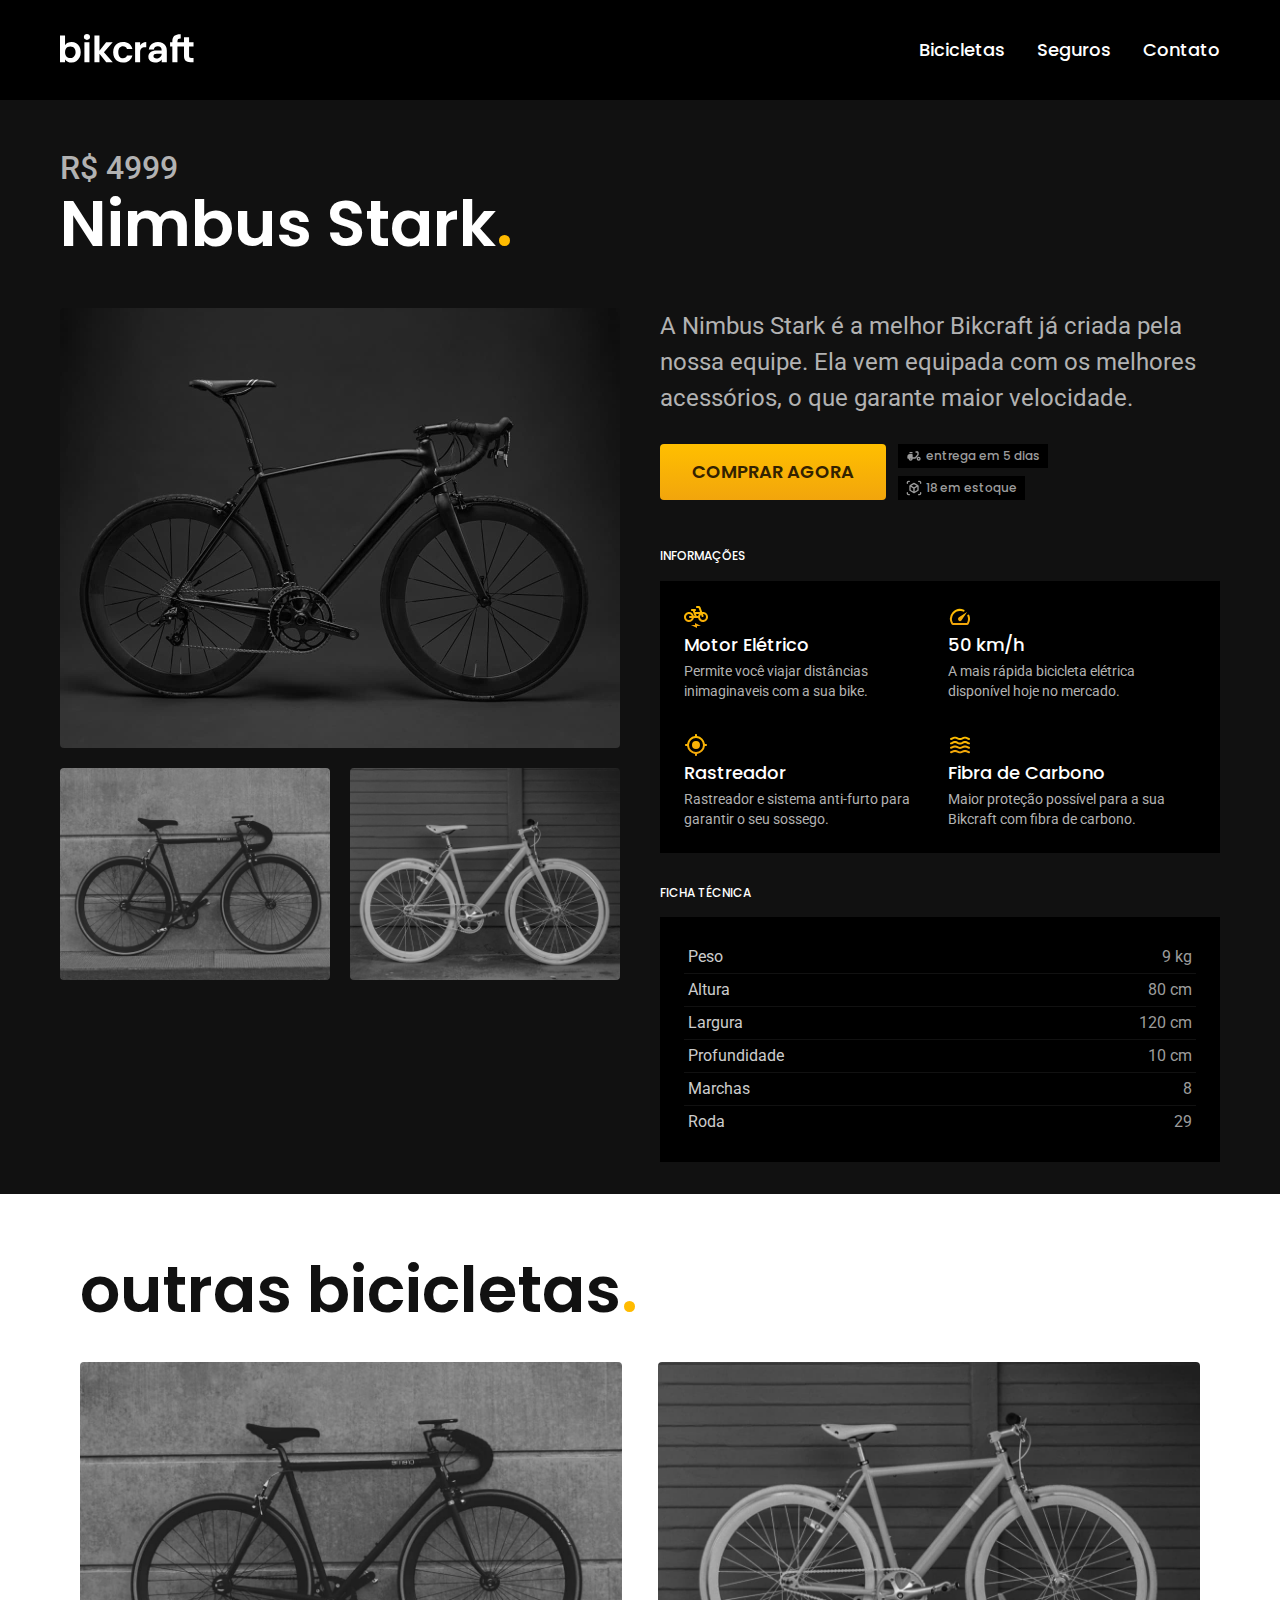
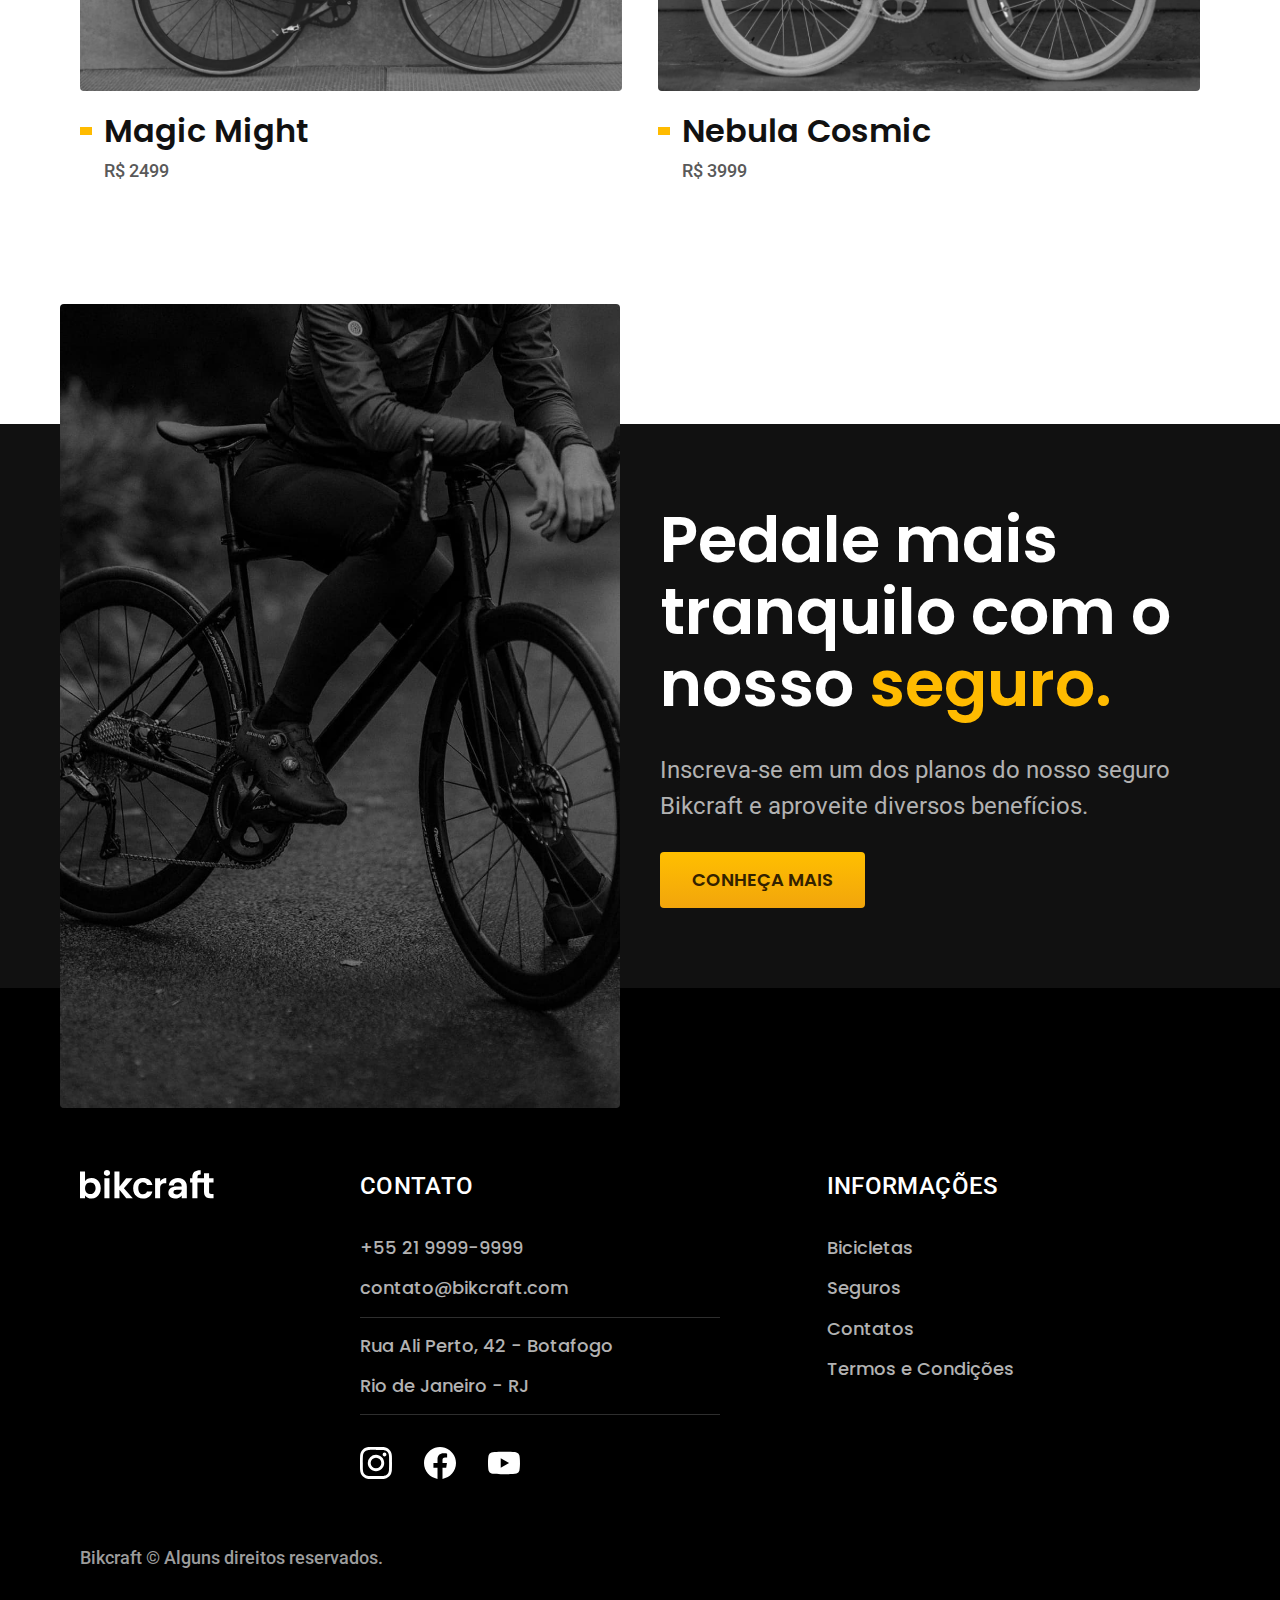
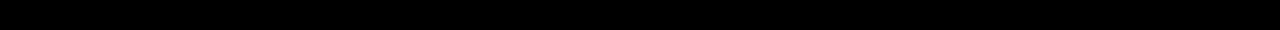
<file: bicicletas/Nimbus.html>
<!DOCTYPE html>
<html lang="pt-br">

<head>
  <meta charset="UTF-8">
  <meta http-equiv="X-UA-Compatible" content="IE=edge">
  <meta name="viewport" content="width=device-width, initial-scale=1.0">
  <meta name="description" content="Bicicletas elétricas de alta precisão e qualidade, feitas sob medida para você. Explore o mundo na sua velocidade com a Bikcraft.">
  <title>Bikcraft - Bicicletas Elétricas</title>
  <link href="../style.min.css" rel="preload" as="style">
  <link href="../style.min.css" rel="stylesheet">
  <link rel="preconnect" href="https://fonts.googleapis.com">
  <link rel="preconnect" href="https://fonts.gstatic.com" crossorigin>
  <link href="https://fonts.googleapis.com/css2?family=Merriweather:ital,wght@1,900&family=Poppins:wght@400;600&family=Roboto:wght@400;500&display=swap" rel="stylesheet">
  <script>document.documentElement.classList.add("js")</script>
</head>

<body>
  <header>
    <div class="container">
      <a href="../index.html"><img src="../img/bikcraft.svg" alt=""></a>
      <nav aria-label="principal">
        <ul class="font-1-m">
          <li><a href="../bicicletas.html">Bicicletas</a></li>
          <li><a href="../seguros.html">Seguros</a></li>
          <li><a href="../contato.html">Contato</a></li>
        </ul>
      </nav>
    </div>
  </header>

  <main class="bicicleta-bg">
    <div class="titulo">
      <p class="font-2-xl cor-5 container">R$ 4999</p>
      <h1 class="font-1-xxl cor-0 container">Nimbus Stark<span class="cor-p1">.</span></h1>
    </div>
    <div class="container bicicleta-conteudo">
      <div class="bicicleta-imagem">
        <img src="../img/bicicleta/nimbus1.jpg" alt="">
        <img src="../img/bicicleta/nimbus2.jpg" alt="">
        <img src="../img/bicicleta/nimbus3.jpg" alt="">
      </div>
      <div>
        <div class="bicicleta-descricao">
          <div>
            <p class="font-2-l cor-5">A Nimbus Stark é a melhor Bikcraft já criada pela nossa equipe. Ela vem equipada com os melhores acessórios, o que garante maior velocidade.</p>
            <div class="bicicleta-compra">
              <a href="../orcamento.html?tipo=bikcraft&produto=nimbus" class="botao">comprar agora</a>
              <div class="bicicleta-compra-span">
                <span class="font-1-xs cor-6"><img src="../img/icones/entrega.svg" alt=""> entrega em 5 dias</span>
                <span class="font-1-xs cor-6"><img src="../img/icones/estoque.svg" alt=""> 18 em estoque</span>
              </div>
            </div>
          </div>
        </div>
        <div class="bicicleta-informacoes">
          <h2 class="font-1-xs cor-0">informações</h2>
          <ul>
            <li>
              <img src="../img/icones/eletrica.svg" alt="">
              <h3 class="font-1-m cor-0">Motor Elétrico</h4>
                <p class="font-2-xs cor-5">Permite você viajar distâncias inimaginaveis com a sua bike.</p>
            </li>
            <li>
              <img src="../img/icones/velocidade.svg" alt="">
              <h3 class="font-1-m cor-0">50 km/h</h4>
                <p class="font-2-xs cor-5">A mais rápida bicicleta elétrica disponível hoje no mercado.</p>
            </li>
            <li>
              <img src="../img/icones/rastreador.svg" alt="">
              <h3 class="font-1-m cor-0">Rastreador</h4>
                <p class="font-2-xs cor-5">Rastreador e sistema anti-furto para garantir o seu sossego.</p>
            </li>
            <li>
              <img src="../img/icones/carbono.svg" alt="">
              <h3 class="font-1-m cor-0">Fibra de Carbono</h4>
                <p class="font-2-xs cor-5">Maior proteção possível para a sua Bikcraft com fibra de carbono.</p>
            </li>
          </ul>
        </div>
        <div class="bicicleta-ficha">
          <h2 class="font-1-xs cor-0">ficha técnica</h2>
          <ul class="font-2-s cor-4">
            <li>
              Peso <span class="cor-6">9 kg</span>
            </li>
            <li>
              Altura <span class="cor-6">80 cm</span>
            </li>
            <li>
              Largura <span class="cor-6">120 cm</span>
            </li>
            <li>
              Profundidade <span class="cor-6">10 cm</span>
            </li>
            <li>
              Marchas <span class="cor-6">8</span>
            </li>
            <li>
              Roda <span class="cor-6">29</span>
            </li>
          </ul>
        </div>
      </div>
    </div>
  </main>
  <article class="home-bicicletas container">
    <h2 class="font-1-xxl container">outras bicicletas<span class="cor-p1">.</span></h2>
    <ul>
      <li><a href="../bicicletas/Magic.html">
          <img src="../img/bicicletas/magic.jpg" alt="">
          <h3 class="font-1-xl cor-11">Magic Might</h3>
          <span class="font-2-m cor-8">R$ 2499</span>
        </a></li>
      <li><a href="../bicicletas/Nebula.html">
          <img src="../img/bicicletas/nebula.jpg" alt="">
          <h3 class="font-1-xl cor-11">Nebula Cosmic</h3>
          <span class="font-2-m cor-8">R$ 3999</span>
        </a></li>
    </ul>
  </article>
  <article class="seguro-bg">
    <div class="container seguro">
      <div class="seguro-imagem">
        <img src="../img/fotos/seguros.jpg" alt="">
      </div>
      <div class="seguro-informacao">
        <h2 class="font-1-xxl cor-0">
          Pedale mais tranquilo com o nosso <span class="cor-p1">seguro.</span></h2>
        <p class="font-2-l cor-5">Inscreva-se em um dos planos do nosso seguro Bikcraft e aproveite diversos benefícios.</p>
        <a href="../seguros.html" class="botao">conheça mais</a>
      </div>
    </div>
  </article>
  <footer>
    <div class="container footer-container">
      <img src="../img/bikcraft.svg" alt="">
      <div class="footer-contato">
        <h3 class="font-2-l-b cor-0">contato</h3>
        <ul>
          <li>+55 21 9999-9999</li>
          <li>contato@bikcraft.com</li>
          <li>Rua Ali Perto, 42 - Botafogo</li>
          <li>Rio de Janeiro - RJ</li>
        </ul>
        <div>
          <ul class="footer-redes">
            <li><a href="/"><img src="../img/redes/instagram.svg" alt=""></a></li>
            <li><a href="/"><img src="../img/redes/facebook.svg" alt=""></a></li>
            <li><a href="/"><img src="../img/redes/youtube.svg" alt=""></a></li>
          </ul>
        </div>
      </div>
      <div class="footer-informacoes">
        <h3 class="font-2-l-b cor-0">informações</h3>
        <ul>
          <li><a href="../bicicletas.html">Bicicletas</a></li>
          <li><a href="../seguros.html">Seguros</a></li>
          <li><a href="../contato.html">Contatos</a></li>
          <li><a href="../termos.html">Termos e Condições</a></li>
        </ul>
      </div>
    </div>
    <div class="container footer-copy">
      <span class="font-2-m cor-6">Bikcraft © Alguns direitos reservados.</span>
    </div>
  </footer>
  <script src="../script/scritp.js"></script>
</body>

</html>
</file>
<file: style.min.css>
:root{--cor-0:#ffffff;--cor-1:#f7f7f7;--cor-2:#ededed;--cor-3:#dedede;--cor-4:#cccccc;--cor-5:#b2b2b2;--cor-6:#9c9c9c;--cor-7:#717171;--cor-8:#595959;--cor-9:#404040;--cor-10:#2e2e2e;--cor-11:#111111;--cor-12:#000000;--cor-p1:#ffbb00;--cor-p2:#e4a30b;--cor-p3:#a66f00;--cor-p4:#664400;--cor-p5:#332200}.cor-0{color:var(--cor-0)}.cor-1{color:var(--cor-1)}.cor-2{color:var(--cor-2)}.cor-3{color:var(--cor-3)}.cor-4{color:var(--cor-4)}.cor-5{color:var(--cor-5)}.cor-6{color:var(--cor-6)}.cor-7{color:var(--cor-7)}.cor-8{color:var(--cor-8)}.cor-9{color:var(--cor-9)}.cor-10{color:var(--cor-9)}.cor-11{color:var(--cor-11)}.cor-12{background-color:var(--cor-12)}.cor-p1{color:var(--cor-p1)}.cor-p2{color:var(--cor-p2)}.cor-p3{color:var(--cor-p3)}.cor-p4{color:var(--cor-p4)}.cor-p5{color:var(--cor-p5)}.font-1-xs{font:500 0.75rem/1.35 Poppins,sans-serif}.font-2-xs{font:400 0.875rem/1.43 Roboto,sans-serif}.font-1-s{font:500 1rem/1.5 Poppins,sans-serif}.font-2-s{font:400 1rem/1.5 Roboto,sans-serif}.font-1-m,.font-1-m-b{font:500 1.125rem/1.35 Poppins,sans-serif}.font-1-m-b{font-weight:600}.font-2-m{font:500 1.125rem/1.35 Roboto,sans-serif}.font-1-l{font:500 1.5rem/1.5 Poppins,sans-serif}.font-2-l,.font-2-l-b{font:400 1.5rem/1.5 Roboto,sans-serif}.font-2-l-b{font-weight:500;letter-spacing:.015em;text-transform:uppercase}.font-1-xl{font:600 2rem/1.25 Poppins,sans-serif}.font-2-xl{font:500 2rem/1.25 Roboto,sans-serif}.font-1-xxl{font:600 4rem/1.125 Poppins,sans-serif}@media (max-width:900px){.font-1-xxl{font:600 3rem/1.125 Poppins,sans-serif}.font-2-l,.font-2-l-b{font:400 1.2rem/1.5 Roboto,sans-serif}}@media (max-width:500px){.font-1-xxl{font:600 2.5rem/1.125 Poppins,sans-serif}.font-2-l,.font-2-l-b{font:400 1rem/1.5 Roboto,sans-serif}}@media (max-width:400px){.font-1-xxl{font:600 2.2rem/1.125 Poppins,sans-serif}.font-1-m,.font-1-m-b{font:500 1rem/1.35 Poppins,sans-serif}}.container{max-width:1200px;margin:0 auto;padding:0 20px;box-sizing:border-box}.botao,.botao-secundario,.botao-seta{display:inline-block;padding:16px 32px;border-radius:4px;text-transform:uppercase;font:600 1.125rem/1.35 Poppins,sans-serif;border:none;cursor:pointer;max-width:max-content}.botao,.botao-seta{background:linear-gradient(#ffbf00,#f2a50c);color:var(--cor-p5)}.botao-seta:hover,.botao:hover{background:linear-gradient(#ffb60d,#e59317)}.botao-secundario{background:var(--cor-10);color:var(--cor-2)}.botao-secundario:hover{background:var(--cor-9)}.titulo{background-color:var(--cor-11);padding:48px 0}.botao-seta{display:flex;align-items:center}.botao-seta::after{content:"";width:18px;height:10px;background:url("img/icones/seta.svg");margin-left:12px;display:inline-block;transition:.2s}.botao-seta:hover::after{transform:translateX(4px)}.col-2{grid-column:1/-1}@media (max-width:450px){.botao,.botao-secundario,.botao-seta{padding:12px 24px;font:600 0.875rem/1.35 Poppins,sans-serif}}.js .fadeInDown{transform:translate3d(0,-20px,0)}.js .fadeInUp{transform:translate3d(0,20px,0)}.js .fadeInRight{transform:translate3d(20px,0,0)}.js .fadeInLeft{transform:translate3d(-20px,0,0)}.js [data-anime]{opacity:0}.js .anime{opacity:1;transform:none;transition:transform .8s,opacity .8s}body{margin:0;color:var(--cor-11);font-family:Arial,Helvetica,sans-serif}dd,h1,h2,h3,h4,p,ul{margin:0;padding:0}a{text-decoration:none;color:currentColor}li{list-style:none}img[src$=".jpg"]{width:100%;height:auto;border-radius:4px}header{background-color:var(--cor-12);padding:32px 20px}header>div{display:flex;justify-content:space-between;align-items:center}header ul{display:flex;gap:32px}header nav a{color:var(--cor-0);padding:16px 0;position:relative;border-radius:4px}header nav a::after{content:"";width:0%;height:2px;background-color:currentColor;display:block;position:absolute;transition:.3s;margin-top:3px;margin-left:1px}header nav a:hover::after{width:100%}.s a::after{width:100%}.b a::after{width:100%}.c a::after{width:100%}@media (max-width:1050px){header nav a{background-color:var(--cor-11);padding:8px 16px}header nav a:hover{background-color:var(--cor-10)}header nav a::after{display:none}.s a{background-color:var(--cor-10)}.b a{background-color:var(--cor-10)}.c a{background-color:var(--cor-10)}}@media (max-width:700px){header ul{gap:16px}}@media (max-width:600px){header>div{flex-direction:column;gap:24px}}@media (max-width:360px){header ul{flex-direction:column;gap:32px;align-items:center}header li:nth-child(2) a{padding:8px 22px}header li:nth-child(3) a{padding:8px 21px}}footer{background-color:var(--cor-12);padding:60px}.footer-container{display:grid;grid-template-columns:3fr 5fr 4fr}footer li{color:var(--cor-5);font:500 1.125rem/1.35 Poppins,sans-serif}footer h3{margin-bottom:32px}.footer-contato>ul li+li{margin-top:16px}.footer-contato>ul li:nth-child(2n)::after{content:"";max-width:360px;height:1px;display:block;margin-top:16px;background-color:var(--cor-10)}.footer-redes{margin-top:32px;display:flex;gap:32px}.footer-redes img{align-self:start}.footer-informacoes li+li{margin-top:16px}.footer-informacoes a{color:var(--cor-5)}.footer-informacoes a:hover{color:var(--cor-0)}.footer-copy{margin-top:60px}@media (max-width:1100px){.footer-contato>ul li:nth-child(2n)::after{max-width:300px}}@media (max-width:950px){.footer-contato>ul li:nth-child(2n)::after{max-width:260px}}@media (max-width:850px){.footer-container>img{display:none}.footer-container{grid-template-columns:1fr 1fr}}@media (max-width:700px){.footer-container{justify-items:center;gap:20px}}@media (max-width:600px){footer{padding:20px;padding-top:40px}}@media (max-width:400px){.footer-container{grid-template-columns:1fr}}.main-home-bg{background-color:var(--cor-12);padding-bottom:120px;box-shadow:inset 0 -120px var(--cor-0)}.main-home{display:grid;grid-template-columns:1fr 1fr;gap:30px}.introducao-home{display:flex;flex-direction:column;gap:20px;justify-content:end;padding-bottom:220px;align-items:start;margin-bottom:-120px}.introducao-home p{padding-bottom:0}.main-home picture{margin-bottom:-120px}@media (max-width:1100px){.main-home{padding-top:40px}}@media (max-width:1050px){.main-home-bg{box-shadow:none;padding-bottom:0}.introducao-home{padding-bottom:0;margin-bottom:0;justify-content:center}.main-home picture{margin-bottom:0}}@media (max-width:700px){.main-home{display:grid;grid-template-columns:1fr;padding-top:60px;max-height:800px}.main-home img{display:none}}.home-bicicletas{padding-bottom:120px}.home-bicicletas h2{padding-top:60px}.home-bicicletas ul{max-width:1500px;margin:0 auto;margin-top:36px;padding:0 20px;box-sizing:border-box;display:flex;gap:36px;overflow:auto}.home-bicicletas li{min-width:280px}.home-bicicletas ul span{margin-top:8px;display:inline-block;padding-left:24px}.home-bicicletas h3{display:flex;align-items:center;gap:12px;margin-top:16px}.home-bicicletas h3::before{content:"";display:inline-block;width:12px;height:8px;background:var(--cor-p1);transition:.2s}.home-bicicletas a:hover h3::before{width:24px}.tecnologias-home-bg{background-color:var(--cor-11);box-shadow:inset 0 120px var(--cor-0),inset 0 -120px var(--cor-0)}.tecnologias-home{display:grid;grid-template-columns:1fr 1fr;padding-top:120px;padding-bottom:120px}.vantagens-tecnologias{display:flex;gap:32px}.vantagens-tecnologias img{max-width:24px;border-radius:0}.tecnologias-home div>span{margin-bottom:24px;display:inline-block}.tecnologias-informacao{padding:48px 0}.tecnologias-informacao h2,p{padding-bottom:28px}.botao-tecnologias{margin-bottom:80px;color:var(--cor-p1);display:block;width:max-content;font:500 1.5rem/1.5 Poppins,sans-serif;text-transform:uppercase}.botao-tecnologias::after{content:"";width:100%;height:3px;background-color:currentColor;display:block}.botao-tecnologias:hover{color:var(--cor-0)}.tecnologias-imagem{margin-top:-120px;margin-bottom:-120px}.tecnologias-imagem img{object-fit:cover;object-position:left;height:100%}@media (max-width:900px){.tecnologias-imagem{margin-top:0;margin-bottom:0}.tecnologias-home{padding-top:60px;padding-bottom:60px}.tecnologias-home-bg{box-shadow:none}.tecnologias-home{padding-top:0;padding-bottom:0}.tecnologias-imagem{display:none}.tecnologias-home{display:grid;grid-template-columns:1fr}.botao-tecnologias{margin-top:40px;margin-bottom:40px}.tecnologias-informacao h2,p{padding-bottom:16px}}@media (max-width:500px){.botao-tecnologias{margin-top:20px;margin-bottom:20px}}@media (max-width:400px){.vantagens-tecnologias{flex-direction:column}.botao-tecnologias{margin-bottom:36px;font:500 1.2rem/1.5 Poppins,sans-serif}}.parcerias{padding-top:64px}.parcerias h2{padding-bottom:48px}.parceiros{max-width:1500px;padding:20px;margin:0 auto;display:grid;grid-template-columns:repeat(4,1fr)}.parceiros li img{margin:auto}.parceiros li{display:flex;padding:32px}.parceiros li:nth-child(2n){border-left:solid 2px var(--cor-2)}.parceiros li:nth-child(3),li:nth-child(7){border-left:solid 2px var(--cor-2)}.parceiros li:first-child,.parceiros li:nth-child(2),.parceiros li:nth-child(3),.parceiros li:nth-child(4){border-bottom:solid 2px var(--cor-2)}@media (max-width:1050px){.parceiros li{padding:16px}}@media (max-width:900px){.parceiros{grid-template-columns:repeat(2,1fr)}.parceiros li{border-bottom:solid 2px var(--cor-2)}.parceiros li:nth-child(3),.parceiros li:nth-child(7){border-left:none}.parceiros li:nth-child(7),.parceiros li:nth-child(8){border-bottom:none}}@media (max-width:500px){.parceiros{grid-template-columns:1fr}.parceiros li:nth-child(2n),.parceiros li:nth-child(odd){border:none}.parcerias .parceiros li+li{border-top:solid 2px var(--cor-2)}}.depoimento-bg{background-color:var(--cor-p1);display:grid;grid-template-columns:1fr 1fr;max-height:520px}.depoimento-bg img{border-radius:0;max-height:520px;object-fit:cover;height:100%}.depoimento-bg p{font:900 2rem/1.25 Merriweather,sans-serif;max-width:32ch;max-width:max-content;position:relative;align-self:end}.depoimento-conteudo p::after,p::before{font-size:5rem;position:absolute;color:var(--cor-p2)}.depoimento-conteudo p::after{content:"”";bottom:-40px}.depoimento-conteudo p::before{content:"“";left:-54px;top:-30px}.depoimento-conteudo{display:flex;flex-direction:column;justify-content:end;padding:40px 40px 80px 80px}.depoimento-conteudo span{align-self:end}@media (max-width:1200px){.depoimento-conteudo{display:flex;flex-direction:column;justify-content:center;padding:20px}}@media (max-width:900px){.depoimento-bg{display:grid;grid-template-columns:1fr;max-height:100%}.depoimento-conteudo p::before{top:-15px}}@media (max-width:600px){.depoimento-bg p{font:900 1.5rem/1.25 Merriweather,sans-serif;max-width:32ch}.depoimento-conteudo p::after,p::before{font-size:4rem}.depoimento-conteudo p::before{left:-44px;top:-20px}}@media (max-width:400px){.depoimento-bg p{font:900 1.2rem/1.25 Merriweather,sans-serif;max-width:32ch}.depoimento-conteudo span{font-size:.75rem}.depoimento-conteudo p::after,p::before{font-size:3rem}.depoimento-conteudo p::before{left:-32px;top:-10px}.depoimento-conteudo p::after{bottom:-20px}}.termos{padding:100px 20px}.termos h2{margin-bottom:24px;font-weight:600}.termos p{max-width:75ch}.termos p+h2{margin-top:24px}@media (max-width:900px){.termos{padding:70px 20px}}@media (max-width:500px){.termos p+h2{margin:12px 0}}@media (max-width:400px){.termos{padding:40px 20px}}.seguros-bg{background-color:var(--cor-11)}.seguros-container{display:grid;grid-template-columns:1fr 1fr;padding:60px 20px;gap:40px;align-items:center}.seguros-container h2{grid-column:1/-1}.seguros-planos{background-color:var(--cor-12);padding:32px 32px 32px 60px;display:flex;justify-content:space-between;flex-direction:column;columns:2;position:relative}.seguros-planos a{align-self:start}.seguros-top{display:flex;justify-content:space-between}.seguros-planos h3{padding-bottom:32px;text-transform:uppercase}.seguros-valor{display:flex;flex-direction:column;text-align:end}.seguros-planos ul{grid-column:1/-1}.seguros-planos li+li{margin-top:16px}.seguros-planos li{position:relative}.seguros-planos li::before{content:url("img/icones/lista.svg");display:inline-block;position:absolute;left:-20px;top:-2px}.seguros-planos a{margin-top:24px}.vantagens-bg{background-color:var(--cor-12);padding-top:120px;padding-bottom:60px}.vantagens-bg ul{display:grid;grid-template-columns:repeat(auto-fit,minmax(280px,max-content));gap:40px 80px}.vantagens-bg h2{margin-bottom:48px}.perguntas{padding:120px 0}.perguntas h2{margin-bottom:80px}.perguntas button{margin-bottom:16px;display:grid;align-items:center;grid-template-columns:auto 1fr auto;gap:8px;width:100%;background:0 0;border:none;text-align:start;cursor:pointer}.perguntas dl div{padding:32px 20px 20px}.js .perguntas dd{max-width:75ch;padding-left:24px;display:none}.js .perguntas dd.ativo{display:block}.perguntas div:nth-child(odd){background-color:var(--cor-1)}.perguntas button::before{content:"";width:16px;height:8px;display:inline-block;background-color:var(--cor-p1)}.perguntas button::after{content:"";width:14px;height:6px;display:inline-block;background:url("img/icones/seta-abrir.svg");transition:.3s}.perguntas button:hover::after,.perguntas button[aria-expanded=true]::after{transform:rotate(180deg)}@media (max-width:850px){.seguros-container{grid-template-columns:1fr}}@media (max-width:400px){.seguros-container{grid-template-columns:1fr}.seguros-top{flex-direction:column;align-items:center}.seguros-top h3{padding:0}.seguros-planos{align-items:center;padding:32px}.seguros-planos a{align-self:center}}.bicicletas{display:grid;grid-template-columns:1fr 1fr;align-items:center;gap:32px;padding:48px 16px}.bicicletas-imagem{position:relative}.bicicletas-imagem span{position:absolute;right:0;top:16px;background-color:var(--cor-12);padding:8px 16px;border-radius:4px 0 0 4px}.bicicletas-informacao{display:grid;grid-template-columns:1fr 1fr;gap:16px 0;position:relative}.bicicletas-informacao li+li{margin-top:12px}.bicicletas-informacao h2,p{grid-column:1/-1}.bicicletas-informacao h2::before{content:"";width:16px;height:8px;display:inline-block;background-color:var(--cor-p1);position:absolute;top:-32px}.bicicletas-informacao a{place-self:end;max-width:max-content}.bicicletas-informacao li{display:flex;align-items:center;gap:16px}.bicicletas-bg{background:linear-gradient(to right,var(--cor-0) 30%,var(--cor-11) 0)}@media (max-width:800px){.bicicletas{grid-template-columns:1fr;padding:20px}.bicicletas-bg{background:var(--cor-11)}.bicicletas-informacao{grid-template-columns:1fr}.bicicletas-informacao ul{display:grid;grid-template-columns:1fr 1fr;gap:8px 0}.bicicletas-informacao a{justify-self:start}}@media (max-width:600px){.bicicletas-informacao li{font:500 1.125rem/1.35 Poppins,sans-serif}}@media (max-width:500px){.bicicletas-informacao li{font:500 0.875rem/1.35 Poppins,sans-serif}}@media (max-width:300px){.bicicletas-informacao li{font:500 0.75rem/1.35 Poppins,sans-serif}}.bicicleta-bg{background-color:var(--cor-11)}.bicicleta-conteudo{display:grid;grid-template-columns:1fr 1fr;gap:40px}.bicicleta-imagem{display:flex;gap:20px;flex-wrap:wrap;align-content:start}.bicicleta-imagem img{flex:1;min-width:240px}.bicicleta-imagem img:first-child{min-width:100%}.bicicleta-descricao span{background-color:var(--cor-12);padding:4px 8px;align-items:center;display:flex;max-width:max-content;gap:4px}.bicicleta-compra{display:flex;align-items:center;gap:12px;margin-bottom:48px}.bicicleta-compra-span{display:grid;align-items:center;gap:8px}.bicicleta-bg h2{text-transform:uppercase}.bicicleta-bg ul{background-color:var(--cor-12);padding:24px;margin:16px 0 32px 0}.bicicleta-bg ul h3{margin-bottom:4px}.bicicleta-bg ul p{padding-bottom:0}.bicicleta-bg ul img{max-width:24px}.bicicleta-informacoes ul{display:grid;grid-template-columns:1fr 1fr;gap:32px 16px;place-items:center}.bicicleta-ficha ul{display:grid}.bicicleta-ficha li{display:flex;justify-content:space-between;padding:4px}.bicicleta-ficha li+li{border-top:1px var(--cor-11) solid}.seguro-bg{background-color:var(--cor-11);margin-top:120px;padding-bottom:120px;box-shadow:inset 0 -120px var(--cor-12)}.seguro{display:grid;grid-template-columns:1fr 1fr;gap:40px}.seguro-imagem{margin:-120px 0}.seguro-imagem img{height:100%;width:100%;object-fit:cover}.seguro-informacao{padding:80px 0}.seguro-informacao h2{margin-bottom:32px}@media (max-width:1080px){.bicicleta-imagem{padding-bottom:32px}@media (max-width:850px){.bicicleta-compra{flex-direction:column;align-items:start}.bicicleta-informacoes ul{gap:16px}}@media (max-width:650px){.bicicleta-conteudo{grid-template-columns:1fr}.bicicleta-imagem{grid-row:2}.bicicleta-compra{flex-direction:row;align-items:center}.seguro{grid-template-columns:1fr;gap:0}.seguro-imagem{grid-row:2;margin:0}.seguro-bg{margin-top:0;box-shadow:inset 0 -300px var(--cor-12)}}}@media (max-width:370px){.bicicleta-compra{flex-direction:column;align-items:start}.bicicleta-informacoes ul{grid-template-columns:1fr;gap:32px 16px}}#contato{background-color:var(--cor-1)}.contato-bg{background-color:var(--cor-11);box-shadow:inset 0 -280px var(--cor-1)}.contato{display:grid;grid-template-columns:5fr 7fr;margin-bottom:120px}.contato-informacoes{background-color:var(--cor-12);padding:60px;border-radius:4px 0 0 4px;box-shadow:0 1px 2px rgba(0,0,0,.2)}.contato-endereco{margin-bottom:48px;margin-top:48px;margin-left:32px;position:relative}.contato address::before,.contato-endereco::before,.contato-numero::before{content:"";width:20px;height:20px;display:block;position:absolute;left:-32px;top:2px}.contato-endereco::before{background:url("img/icones/local.svg")}.contato address::before{background:url("img/icones/email.svg")}.contato-numero::before{background:url("img/icones/telefone.svg")}.contato-endereco p{padding:0;padding-bottom:8px}.contato address{display:flex;flex-direction:column;gap:8px;align-items:start;margin-left:32px;position:relative}.contato address a:hover{color:var(--cor-0)}.contato-numero{margin-top:24px;position:relative}.contato-form{background-color:var(--cor-0);padding:60px;border-radius:0 4px 4px 0;box-shadow:0 1px 2px rgba(0,0,0,.1)}.contato-redes{margin-top:32px;display:flex;gap:32px;padding-left:32px}.contato-redes img{align-self:start}.form{display:grid;grid-template-columns:1fr 1fr;gap:16px 32px}.form label{display:block;font:600 1rem/1.5 Poppins,sans-serif}.form input,.form textarea{background-color:var(--cor-1);border:1px solid var(--cor-2);font:400 1rem/1.5 Roboto,sans-serif;padding:16px;border-radius:4px;width:100%;box-sizing:border-box}.form button,.form-email,.form-mensagem{grid-column:1/-1}.form input:focus,.form textarea:focus{outline:0;background-color:var(--cor-0);border-color:var(--cor-p1);box-shadow:0 0 0 2px #fea}.lojas{display:grid;grid-template-columns:1fr 1fr;gap:64px 32px;margin-bottom:120px}.lojas h2{grid-column:1/-1}.lojas-container{background-color:var(--cor-0);box-shadow:0 1px 2px rgba(0,0,0,.1)}.lojas-container h3,.lojas-container img,.lojas-horario{grid-column:1/-1}.lojas-container h3,.lojas-horario{max-width:max-content}.lojas p{padding:0}.lojas-conteudo{display:grid;grid-template-columns:1fr 1fr;gap:40px 20px;padding:32px;align-items:center}.lojas-contato,.lojas-endereco{display:grid;gap:12px;border-left:2px solid var(--cor-2);padding-left:16px}.lojas-horario{display:flex;align-items:center;gap:12px}@media (max-width:900px){.contato{margin-bottom:60px}.contato-bg{box-shadow:inset 0 -400px var(--cor-1)}.lojas-conteudo{gap:40px 0}.lojas-contato,.lojas-endereco{padding-left:8px}}@media (max-width:800px){.contato{grid-template-columns:1fr}.contato-form,.contato-informacoes{padding:16px}.lojas-conteudo{grid-template-columns:1fr}}@media (max-width:660px){.lojas{grid-template-columns:1fr}.lojas-conteudo{grid-template-columns:1fr 1fr}}@media (max-width:660px){.lojas-conteudo{grid-template-columns:1fr 1fr}}@media (max-width:400px){.lojas-conteudo{grid-template-columns:1fr}.form{grid-template-columns:1fr}}#orcamento{background-color:var(--cor-1)}.orcamento-bg{background-color:var(--cor-11);box-shadow:inset 0 -280px var(--cor-1)}.orcamento{display:grid;grid-template-columns:5fr 7fr;margin-bottom:120px}.font-form label{font:500 1rem/1.5 Poppins,sans-serif;color:var(--cor-12)}.orcamento-produto{background-color:var(--cor-12);padding:60px;display:grid;grid-template-columns:1fr;align-items:start;align-content:start;gap:20px}.orcamento-produto h2{text-transform:uppercase}.orcamento-produto label{padding:16px;background-color:var(--cor-10);border-radius:4px;cursor:pointer;display:grid;grid-template-columns:auto 1fr auto;align-items:center;justify-content:start}.orcamento-produto label::before{content:"";width:12px;height:12px;border-radius:50%;border:1px solid var(--cor-7);margin-right:8px}.orcamento-produto input{position:absolute;opacity:0;pointer-events:none}.tipo-produto{display:grid;grid-template-columns:1fr 1fr;gap:20px;margin-bottom:30px}.orcamento-produto input:checked+label{color:var(--cor-11);background-color:var(--cor-0)}.orcamento-produto input:checked+label::before{box-shadow:inset 0 0 0 3px var(--cor-0),inset 0 0 0 6px var(--cor-7)}.orcamento-bicicletas,.orcamento-seguro{grid-column:1/-1;display:flex;flex-direction:column;gap:20px;display:none}.orcamento-bicicletas span,.orcamento-seguro span{display:none}#bikcraft:checked~.orcamento-bicicletas,#seguro:checked~.orcamento-seguro{display:grid}#magic:checked+label>span,#nebula:checked+label>span,#nimbus:checked+label>span,#ouro:checked+label>span,#prata:checked+label>span{display:inline-block}.orcamento-bicicletas li{display:flex;align-items:center;gap:8px}.orcamento-bicicletas li+li{margin-top:8px}.orcamento-bicicletas li p{padding:0}.orcamento-bicicletas li img{max-width:16px;max-height:16px}.orcamento-magic,.orcamento-nebula,.orcamento-nimbus{display:none;grid-template-columns:1fr 1fr;padding:16px;background-color:var(--cor-0);align-items:center;border-radius:4px}#magic:checked~.orcamento-magic,#nebula:checked~.orcamento-nebula,#nimbus:checked~.orcamento-nimbus{display:grid}@media (max-width:800px){.orcamento{grid-template-columns:1fr}.orcamento-produto{padding:16px}.orcamento-bicicletas li{font-size:1rem}.orcamento-bicicletas li img{max-width:32px;max-height:32px}}@media (max-width:700px){.orcamento-bicicletas li{font-size:.875rem}.orcamento-bicicletas li img{max-width:28px;max-height:28px}}@media (max-width:550px){.orcamento-bicicletas li{font-size:.75rem}.orcamento-bicicletas li img{max-width:24px;max-height:24px}}@media (max-width:400px){.orcamento-bicicletas li{font-size:.675rem}.orcamento-bicicletas li img{max-width:20px;max-height:20px}}@media (max-width:300px){.orcamento-bicicletas li{font-size:.6rem}.orcamento-bicicletas li img{max-width:16px;max-height:16px}}
</file>
